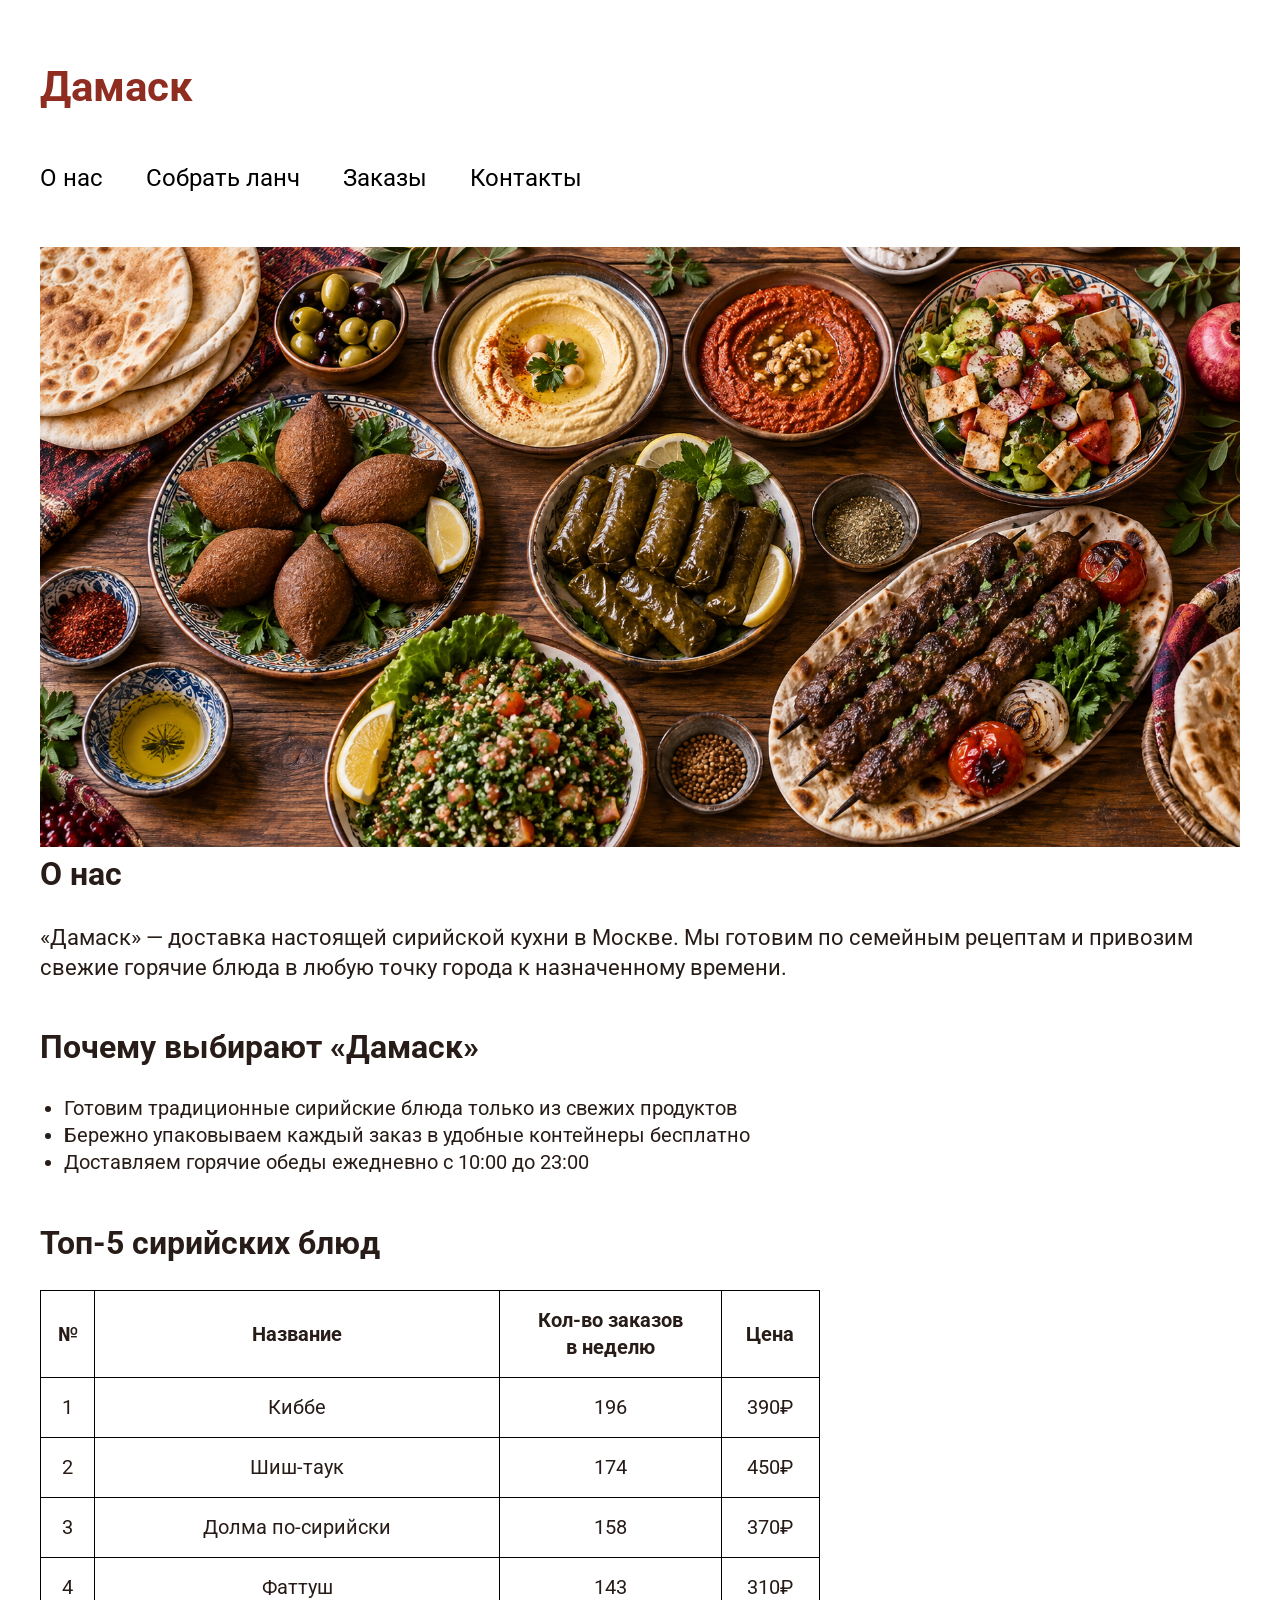
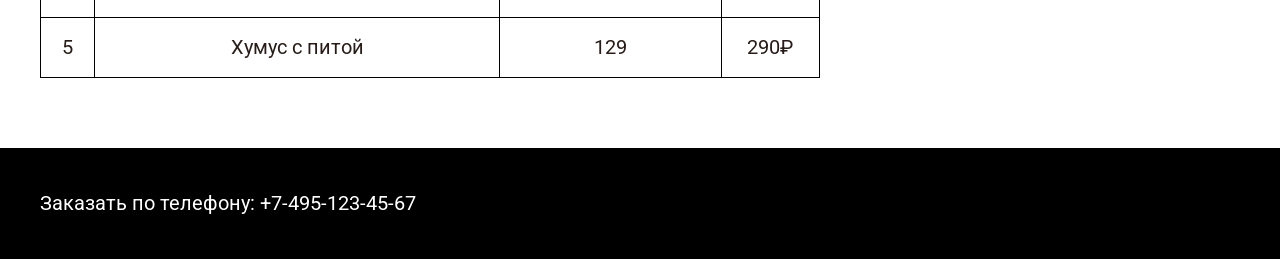
<file: index.html>
<!-- RU: Здесь указаны тип HTML-документа и язык страницы.
     AR: هنا تم تحديد نوع مستند HTML ولغة الصفحة. -->
<!DOCTYPE html>
<html lang="ru">
<!-- RU: Здесь находятся настройки страницы, подключение шрифта и CSS-файла.
     AR: هنا توجد إعدادات الصفحة وربط الخط وملف CSS. -->
<head>
    <meta charset="UTF-8">
    <meta name="viewport" content="width=device-width, initial-scale=1.0">
    <title>Дамаск — сирийская кухня</title>
    <link rel="preconnect" href="https://fonts.googleapis.com">
    <link rel="preconnect" href="https://fonts.gstatic.com" crossorigin>
    <link href="https://fonts.googleapis.com/css2?family=Roboto:wght@400;500;700&display=swap" rel="stylesheet">
    <link rel="stylesheet" href="styles/style.css">
</head>

<body>
    <!-- RU: Здесь находится шапка сайта с названием и навигацией.
         AR: هنا يوجد رأس الموقع مع الاسم وقائمة التنقل. -->
    <header class="site-header">
        <div class="container">
            <h1>Дамаск</h1>
            <!-- RU: Здесь находятся ссылки для перехода по разделам сайта.
                    AR: هنا توجد روابط للانتقال بين أقسام الموقع. -->
            <nav aria-label="Основная навигация">
                <a href="#about">О нас</a>
                <a href="collect-lunch.html">Собрать ланч</a>
                <a href="orders.html">Заказы</a>
                <a href="#contacts">Контакты</a>
            </nav>
        </div>
    </header>

    <!-- RU: Здесь находится основное содержимое страницы.
       AR: هنا يوجد المحتوى الرئيسي للصفحة. -->
    <main class="container">
        <!-- RU: Здесь находится информация о ресторане, изображение и текст.
        AR: هنا توجد معلومات عن المطعم مع صورة ونص. -->
        <section id="about" class="about">
            <img src="images/syrian-kitchen.png" alt="Традиционные блюда сирийской кухни на столе">
            <h2>О нас</h2>
            <p>
                «Дамаск» — доставка настоящей сирийской кухни в Москве. Мы готовим по семейным
                рецептам и привозим свежие горячие блюда в любую точку города к назначенному времени.
            </p>
        </section>

        <!-- RU: Здесь находится список преимуществ ресторана.
        AR: هنا توجد قائمة بمميزات المطعم. -->
        <section class="advantages">
            <h2>Почему выбирают «Дамаск»</h2>
            <ul>
                <li>Готовим традиционные сирийские блюда только из свежих продуктов</li>
                <li>Бережно упаковываем каждый заказ в удобные контейнеры бесплатно</li>
                <li>Доставляем горячие обеды ежедневно с 10:00 до 23:00</li>
            </ul>
        </section>

        <!-- RU: Здесь находится Таблица с пятью популярными сирийскими блюдами.
         AR: جدول يحتوي على خمسة أطباق سورية مشهورة. -->
        <section class="popular-dishes">
            <h2>Топ-5 сирийских блюд</h2>
            <div class="table-wrapper">
                <table>
                    <thead>
                        <tr>
                            <th scope="col">№</th>
                            <th scope="col">Название</th>
                            <th scope="col">Кол-во заказов<br>в неделю</th>
                            <th scope="col">Цена</th>
                        </tr>
                    </thead>
                    <tbody>
                        <tr>
                            <td>1</td>
                            <td>Киббе</td>
                            <td>196</td>
                            <td>390₽</td>
                        </tr>
                        <tr>
                            <td>2</td>
                            <td>Шиш-таук</td>
                            <td>174</td>
                            <td>450₽</td>
                        </tr>
                        <tr>
                            <td>3</td>
                            <td>Долма по-сирийски</td>
                            <td>158</td>
                            <td>370₽</td>
                        </tr>
                        <tr>
                            <td>4</td>
                            <td>Фаттуш</td>
                            <td>143</td>
                            <td>310₽</td>
                        </tr>
                        <tr>
                            <td>5</td>
                            <td>Хумус с питой</td>
                            <td>129</td>
                            <td>290₽</td>
                        </tr>
                    </tbody>
                </table>
            </div>
        </section>
    </main>

    <!-- RU: Здесь находится контактная информация и номер телефона.
         AR: هنا توجد معلومات التواصل ورقم الهاتف. -->
    <footer id="contacts" class="site-footer">
        <div class="container">
            <p>
                Заказать по телефону: 
                <a href="tel:+74951234567">+7-495-123-45-67</a>
            </p>
        </div>
    </footer>
</body>

</html>
</file>
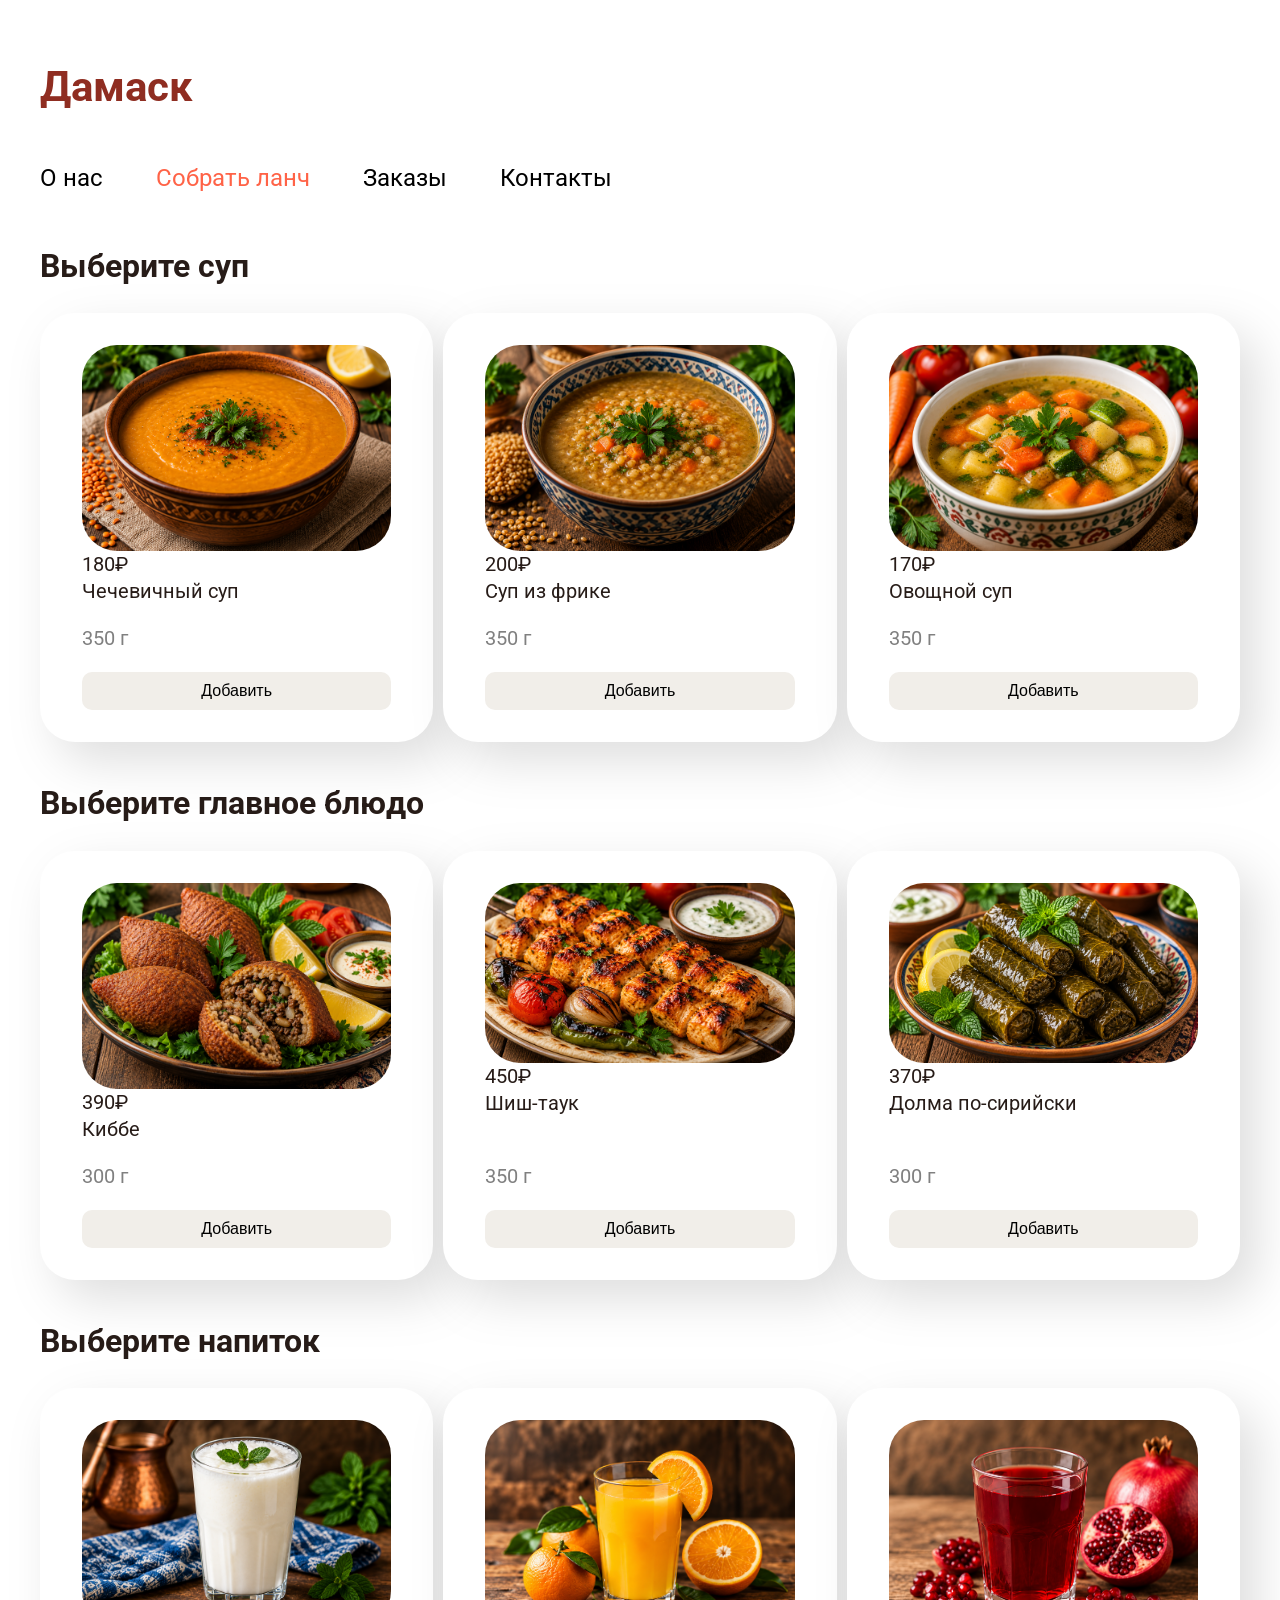
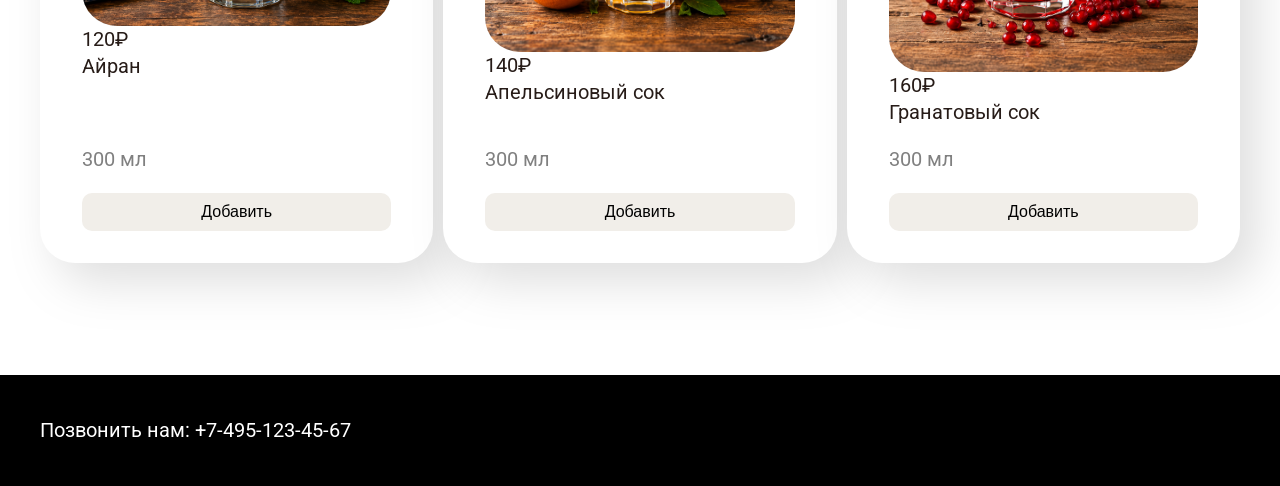
<file: LB 2/collect-lunch.html>
<!DOCTYPE html>
<html lang="ru">

<head>
    <!-- RU: Здесь указана кодировка страницы. -->
    <!-- AR: هنا تم تحديد ترميز الصفحة. -->
    <meta charset="UTF-8">

    <!-- RU: Здесь настроена адаптивность страницы для мобильных устройств. -->
    <!-- AR: هنا تم إعداد الصفحة لتكون مناسبة للموبايل والأجهزة المختلفة. -->
    <meta name="viewport" content="width=device-width, initial-scale=1.0">

    <!-- RU: Здесь указан заголовок страницы. -->
    <!-- AR: هنا يوجد عنوان الصفحة الذي يظهر في تبويب المتصفح. -->
    <title>Собрать ланч</title>

    <!-- RU: Здесь подключён Google Font Roboto. -->
    <!-- AR: هنا تم ربط خط Roboto من Google Fonts. -->
    <link rel="preconnect" href="https://fonts.googleapis.com">
    <link rel="preconnect" href="https://fonts.gstatic.com" crossorigin>
    <link href="https://fonts.googleapis.com/css2?family=Roboto:wght@400;500;700&display=swap" rel="stylesheet">

    <!-- RU: Здесь подключены основной и дополнительный CSS-файлы. -->
    <!-- AR: هنا تم ربط ملف التنسيق الأساسي وملف CSS الخاص بصفحة اللانش. -->
    <link rel="stylesheet" href="styles/style.css">
    <link rel="stylesheet" href="styles/lunch.css">
</head>

<body>

    <!-- RU: Здесь находится шапка сайта с названием и навигацией. -->
    <!-- AR: هنا يوجد رأس الصفحة الذي يحتوي على اسم الموقع وقائمة التنقل. -->
    <header class="site-header">
        <div class="container">

            <!-- RU: Главный заголовок сайта. -->
            <!-- AR: العنوان الرئيسي للموقع. -->
            <h1>Дамаск</h1>

            <!-- RU: Навигационное меню сайта. -->
            <!-- AR: قائمة التنقل بين صفحات الموقع. -->
            <nav aria-label="Основная навигация">
                <a href="index.html">О нас</a>
                <a href="collect-lunch.html" id="active">Собрать ланч</a>
                <a href="#">Заказы</a>
                <a href="#contacts">Контакты</a>
            </nav>

        </div>
    </header>

    <!-- RU: Здесь находится основное содержимое страницы. -->
    <!-- AR: هنا يوجد المحتوى الرئيسي للصفحة. -->
    <main class="container">

    <!-- RU: Блок с супами. -->
    <!-- AR: قسم الشوربات. -->

<section>

    <h2>Выберите суп</h2>

    <div class="dishes-grid">

        <div class="dish-card">
            <img src="images/soup1.png" alt="Чечевичный суп">
            <p class="price">180₽</p>
            <p class="dish-name">Чечевичный суп</p>
            <p class="weight">350 г</p>
            <button>Добавить</button>
        </div>

        <div class="dish-card">
            <img src="images/soup2.png" alt="Суп из фрике">
            <p class="price">200₽</p>
            <p class="dish-name">Суп из фрике</p>
            <p class="weight">350 г</p>
            <button>Добавить</button>
        </div>

        <div class="dish-card">
            <img src="images/soup3.png" alt="Овощной суп">
            <p class="price">170₽</p>
            <p class="dish-name">Овощной суп</p>
            <p class="weight">350 г</p>
            <button>Добавить</button>
        </div>

    </div>

</section>


<!-- RU: Блок с главными блюдами. -->
<!-- AR: قسم الأطباق الرئيسية. -->

<section>

    <h2>Выберите главное блюдо</h2>

    <div class="dishes-grid">

        <div class="dish-card">
            <img src="images/main1.png" alt="Киббе">
            <p class="price">390₽</p>
            <p class="dish-name">Киббе</p>
            <p class="weight">300 г</p>
            <button>Добавить</button>
        </div>

        <div class="dish-card">
            <img src="images/main2.png" alt="Шиш-таук">
            <p class="price">450₽</p>
            <p class="dish-name">Шиш-таук</p>
            <p class="weight">350 г</p>
            <button>Добавить</button>
        </div>

        <div class="dish-card">
            <img src="images/main3.png" alt="Долма по-сирийски">
            <p class="price">370₽</p>
            <p class="dish-name">Долма по-сирийски</p>
            <p class="weight">300 г</p>
            <button>Добавить</button>
        </div>

    </div>

</section>


<!-- RU: Блок с напитками. -->
<!-- AR: قسم المشروبات. -->

<section>

    <h2>Выберите напиток</h2>

    <div class="dishes-grid">

        <div class="dish-card">
            <img src="images/drink1.png" alt="Айран">
            <p class="price">120₽</p>
            <p class="dish-name">Айран</p>
            <p class="weight">300 мл</p>
            <button>Добавить</button>
        </div>

        <div class="dish-card">
            <img src="images/drink2.png" alt="Апельсиновый сок">
            <p class="price">140₽</p>
            <p class="dish-name">Апельсиновый сок</p>
            <p class="weight">300 мл</p>
            <button>Добавить</button>
        </div>

        <div class="dish-card">
            <img src="images/drink3.png" alt="Гранатовый сок">
            <p class="price">160₽</p>
            <p class="dish-name">Гранатовый сок</p>
            <p class="weight">300 мл</p>
            <button>Добавить</button>
        </div>

    </div>

</section>

    </main>

    <!-- RU: Здесь находится подвал сайта с контактной информацией. -->
    <!-- AR: هنا يوجد تذييل الصفحة وفيه معلومات التواصل. -->
    <footer id="contacts" class="site-footer">
        <div class="container">
        <p>
              Позвонить нам:
            <a href="tel:+74951234567">+7-495-123-45-67</a>
        </p>
        </div>
    </footer>

</body>

</html>
</file>
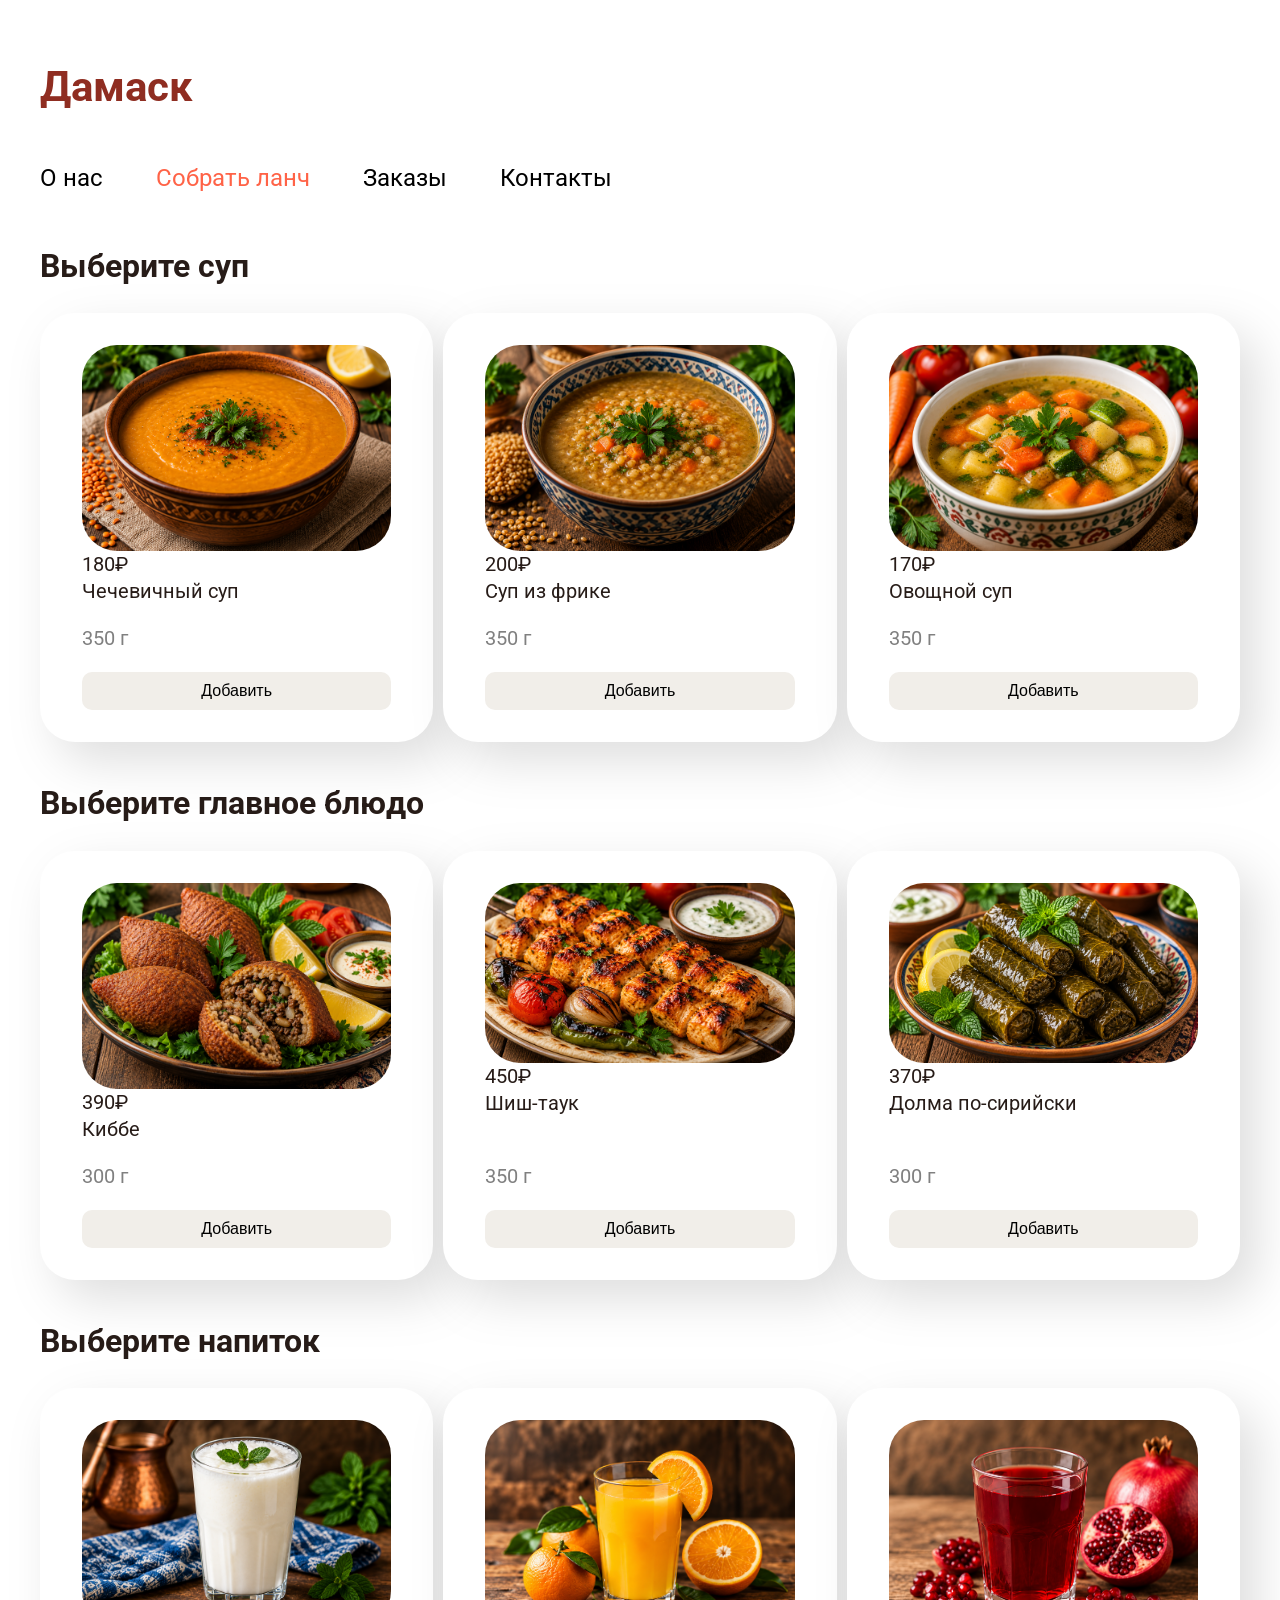
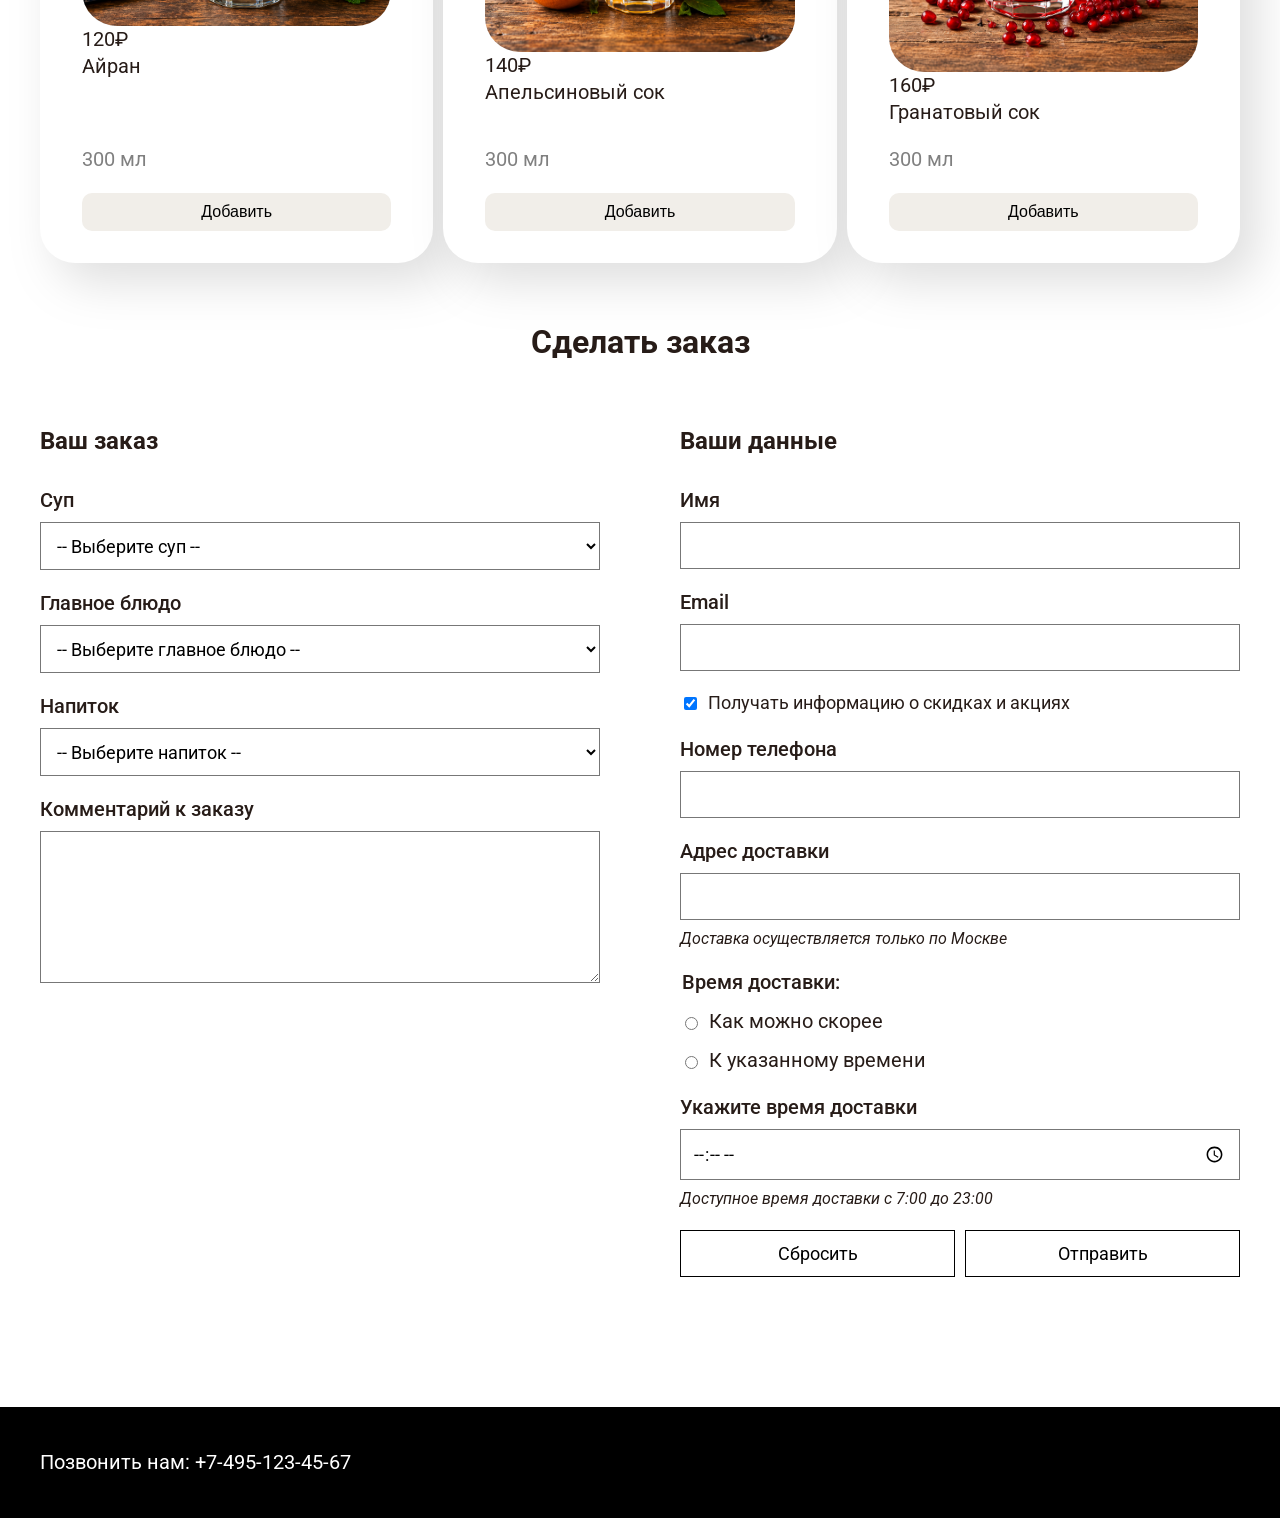
<file: LB 3/collect-lunch.html>
<!DOCTYPE html>
<html lang="ru">

<head>
    <!-- RU: Здесь указана кодировка страницы. -->
    <!-- AR: هنا تم تحديد ترميز الصفحة. -->
    <meta charset="UTF-8">

    <!-- RU: Здесь настроена адаптивность страницы для мобильных устройств. -->
    <!-- AR: هنا تم إعداد الصفحة لتكون مناسبة للموبايل والأجهزة المختلفة. -->
    <meta name="viewport" content="width=device-width, initial-scale=1.0">

    <!-- RU: Здесь указан заголовок страницы. -->
    <!-- AR: هنا يوجد عنوان الصفحة الذي يظهر في تبويب المتصفح. -->
    <title>Собрать ланч</title>

    <!-- RU: Здесь подключён Google Font Roboto. -->
    <!-- AR: هنا تم ربط خط Roboto من Google Fonts. -->
    <link rel="preconnect" href="https://fonts.googleapis.com">
    <link rel="preconnect" href="https://fonts.gstatic.com" crossorigin>
    <link href="https://fonts.googleapis.com/css2?family=Roboto:wght@400;500;700&display=swap" rel="stylesheet">

    <!-- RU: Здесь подключены основной и дополнительные CSS-файлы. -->
    <!-- AR: هنا تم ربط ملفات CSS الأساسية وملف التنسيق الخاص بالفورم. -->
    <link rel="stylesheet" href="styles/style.css">
    <link rel="stylesheet" href="styles/lunch.css">
    <link rel="stylesheet" href="styles/form.css">
</head>

<body>

    <!-- RU: Здесь находится шапка сайта с названием и навигацией. -->
    <!-- AR: هنا يوجد رأس الصفحة الذي يحتوي على اسم الموقع وقائمة التنقل. -->
    <header class="site-header">
        <div class="container">

            <!-- RU: Главный заголовок сайта. -->
            <!-- AR: العنوان الرئيسي للموقع. -->
            <h1>Дамаск</h1>

            <!-- RU: Навигационное меню сайта. -->
            <!-- AR: قائمة التنقل بين صفحات الموقع. -->
            <nav aria-label="Основная навигация">
                <a href="index.html">О нас</a>
                <a href="collect-lunch.html" id="active">Собрать ланч</a>
                <a href="#">Заказы</a>
                <a href="#contacts">Контакты</a>
            </nav>

        </div>
    </header>

    <!-- RU: Здесь находится основное содержимое страницы. -->
    <!-- AR: هنا يوجد المحتوى الرئيسي للصفحة. -->
    <main class="container">

        <!-- RU: Блок с супами. -->
        <!-- AR: قسم الشوربات. -->
        <section>

            <h2>Выберите суп</h2>

            <div class="dishes-grid">

                <div class="dish-card">
                    <img src="images/soup1.png" alt="Чечевичный суп">
                    <p class="price">180₽</p>
                    <p class="dish-name">Чечевичный суп</p>
                    <p class="weight">350 г</p>
                    <button type="button">Добавить</button>
                </div>

                <div class="dish-card">
                    <img src="images/soup2.png" alt="Суп из фрике">
                    <p class="price">200₽</p>
                    <p class="dish-name">Суп из фрике</p>
                    <p class="weight">350 г</p>
                    <button type="button">Добавить</button>
                </div>

                <div class="dish-card">
                    <img src="images/soup3.png" alt="Овощной суп">
                    <p class="price">170₽</p>
                    <p class="dish-name">Овощной суп</p>
                    <p class="weight">350 г</p>
                    <button type="button">Добавить</button>
                </div>

            </div>

        </section>


        <!-- RU: Блок с главными блюдами. -->
        <!-- AR: قسم الأطباق الرئيسية. -->
        <section>

            <h2>Выберите главное блюдо</h2>

            <div class="dishes-grid">

                <div class="dish-card">
                    <img src="images/main1.png" alt="Киббе">
                    <p class="price">390₽</p>
                    <p class="dish-name">Киббе</p>
                    <p class="weight">300 г</p>
                    <button type="button">Добавить</button>
                </div>

                <div class="dish-card">
                    <img src="images/main2.png" alt="Шиш-таук">
                    <p class="price">450₽</p>
                    <p class="dish-name">Шиш-таук</p>
                    <p class="weight">350 г</p>
                    <button type="button">Добавить</button>
                </div>

                <div class="dish-card">
                    <img src="images/main3.png" alt="Долма по-сирийски">
                    <p class="price">370₽</p>
                    <p class="dish-name">Долма по-сирийски</p>
                    <p class="weight">300 г</p>
                    <button type="button">Добавить</button>
                </div>

            </div>

        </section>


        <!-- RU: Блок с напитками. -->
        <!-- AR: قسم المشروبات. -->
        <section>

            <h2>Выберите напиток</h2>

            <div class="dishes-grid">

                <div class="dish-card">
                    <img src="images/drink1.png" alt="Айран">
                    <p class="price">120₽</p>
                    <p class="dish-name">Айран</p>
                    <p class="weight">300 мл</p>
                    <button type="button">Добавить</button>
                </div>

                <div class="dish-card">
                    <img src="images/drink2.png" alt="Апельсиновый сок">
                    <p class="price">140₽</p>
                    <p class="dish-name">Апельсиновый сок</p>
                    <p class="weight">300 мл</p>
                    <button type="button">Добавить</button>
                </div>

                <div class="dish-card">
                    <img src="images/drink3.png" alt="Гранатовый сок">
                    <p class="price">160₽</p>
                    <p class="dish-name">Гранатовый сок</p>
                    <p class="weight">300 мл</p>
                    <button type="button">Добавить</button>
                </div>

            </div>

        </section>


        <!-- RU: Здесь находится форма оформления заказа. -->
        <!-- AR: هنا يوجد نموذج إنشاء الطلب. -->
        <section class="order-section">

            <h2 class="order-title">Сделать заказ</h2>

            <!-- RU: Форма отправляет данные методом POST на httpbin.org. -->
            <!-- AR: النموذج يرسل البيانات بطريقة POST إلى موقع httpbin.org. -->
            <form action="https://httpbin.org/post" method="post" class="order-form">


                <!-- RU: Левая часть формы с выбранными блюдами. -->
                <!-- AR: القسم الأيسر من النموذج لاختيار الأطعمة. -->
                <div class="form-column">

                    <h3>Ваш заказ</h3>


                    <!-- RU: Выбор супа. -->
                    <!-- AR: اختيار الشوربة. -->
                    <div class="form-group">
                        <label for="soup">Суп</label>

                        <select id="soup" name="soup" required>
                            <option value="">-- Выберите суп --</option>
                            <option value="lentil-soup">Чечевичный суп</option>
                            <option value="freekeh-soup">Суп из фрике</option>
                            <option value="vegetable-soup">Овощной суп</option>
                        </select>
                    </div>


                    <!-- RU: Выбор главного блюда. -->
                    <!-- AR: اختيار الطبق الرئيسي. -->
                    <div class="form-group">
                        <label for="main-dish">Главное блюдо</label>

                        <select id="main-dish" name="main-dish" required>
                            <option value="">-- Выберите главное блюдо --</option>
                            <option value="kibbeh">Киббе</option>
                            <option value="shish-tawook">Шиш-таук</option>
                            <option value="syrian-dolma">Долма по-сирийски</option>
                        </select>
                    </div>


                    <!-- RU: Выбор напитка. -->
                    <!-- AR: اختيار المشروب. -->
                    <div class="form-group">
                        <label for="drink">Напиток</label>

                        <select id="drink" name="drink" required>
                            <option value="">-- Выберите напиток --</option>
                            <option value="ayran">Айран</option>
                            <option value="orange-juice">Апельсиновый сок</option>
                            <option value="pomegranate-juice">Гранатовый сок</option>
                        </select>
                    </div>


                    <!-- RU: Поле для комментария к заказу. -->
                    <!-- AR: حقل لكتابة تعليق أو ملاحظة على الطلب. -->
                    <div class="form-group">
                        <label for="comment">Комментарий к заказу</label>
                        <textarea id="comment" name="comment" rows="6"></textarea>
                    </div>

                </div>


                <!-- RU: Правая часть формы с данными клиента. -->
                <!-- AR: القسم الأيمن من النموذج لمعلومات الزبون. -->
                <div class="form-column">

                    <h3>Ваши данные</h3>


                    <!-- RU: Поле для ввода имени клиента. -->
                    <!-- AR: حقل إدخال اسم الزبون. -->
                    <div class="form-group">
                        <label for="name">Имя</label>
                        <input type="text" id="name" name="name" required>
                    </div>


                    <!-- RU: Поле для ввода электронной почты. -->
                    <!-- AR: حقل إدخال البريد الإلكتروني. -->
                    <div class="form-group">
                        <label for="email">Email</label>
                        <input type="email" id="email" name="email" required>
                    </div>


                    <!-- RU: Чекбокс подписки на скидки и акции. -->
                    <!-- AR: مربع اختيار للاشتراك بالعروض والحسومات. -->
                    <div class="checkbox-group">
                        <input
                            type="checkbox"
                            id="subscribe"
                            name="subscribe"
                            value="yes"
                            checked>

                        <label for="subscribe">
                            Получать информацию о скидках и акциях
                        </label>
                    </div>


                    <!-- RU: Поле для ввода номера телефона. -->
                    <!-- AR: حقل إدخال رقم الهاتف. -->
                    <div class="form-group">
                        <label for="phone">Номер телефона</label>
                        <input type="tel" id="phone" name="phone" required>
                    </div>


                    <!-- RU: Поле для ввода адреса доставки. -->
                    <!-- AR: حقل إدخال عنوان التوصيل. -->
                    <div class="form-group">
                        <label for="address">Адрес доставки</label>
                        <input type="text" id="address" name="address" required>

                        <p class="form-hint">
                            Доставка осуществляется только по Москве
                        </p>
                    </div>


                    <!-- RU: Выбор времени доставки с помощью radio-кнопок. -->
                    <!-- AR: اختيار طريقة وقت التوصيل باستخدام أزرار radio. -->
                    <fieldset class="delivery-fieldset">

                        <legend>Время доставки:</legend>

                        <div class="radio-group">
                            <input
                                type="radio"
                                id="asap"
                                name="delivery-option"
                                value="as-soon-as-possible"
                                required>

                            <label for="asap">
                                Как можно скорее
                            </label>
                        </div>

                        <div class="radio-group">
                            <input
                                type="radio"
                                id="specific-time"
                                name="delivery-option"
                                value="specific-time">

                            <label for="specific-time">
                                К указанному времени
                            </label>
                        </div>

                    </fieldset>


                    <!-- RU: Поле для выбора точного времени доставки. -->
                    <!-- AR: حقل لتحديد وقت التوصيل بشكل دقيق. -->
                    <div class="form-group">
                        <label for="delivery-time">
                            Укажите время доставки
                        </label>

                        <input
                            type="time"
                            id="delivery-time"
                            name="delivery-time"
                            min="07:00"
                            max="23:00"
                            step="300">

                        <p class="form-hint">
                            Доступное время доставки с 7:00 до 23:00
                        </p>
                    </div>


                    <!-- RU: Кнопки очистки и отправки формы. -->
                    <!-- AR: أزرار مسح النموذج وإرساله. -->
                    <div class="form-buttons">

                        <button type="reset">
                            Сбросить
                        </button>

                        <button type="submit">
                            Отправить
                        </button>

                    </div>

                </div>

            </form>

        </section>

    </main>

    <!-- RU: Здесь находится подвал сайта с контактной информацией. -->
    <!-- AR: هنا يوجد تذييل الصفحة وفيه معلومات التواصل. -->
    <footer id="contacts" class="site-footer">
        <div class="container">
           <p>
              Позвонить нам:
              <a href="tel:+74951234567">+7-495-123-45-67</a>
            </p>
        </div>
    </footer>

</body>

</html>
</file>
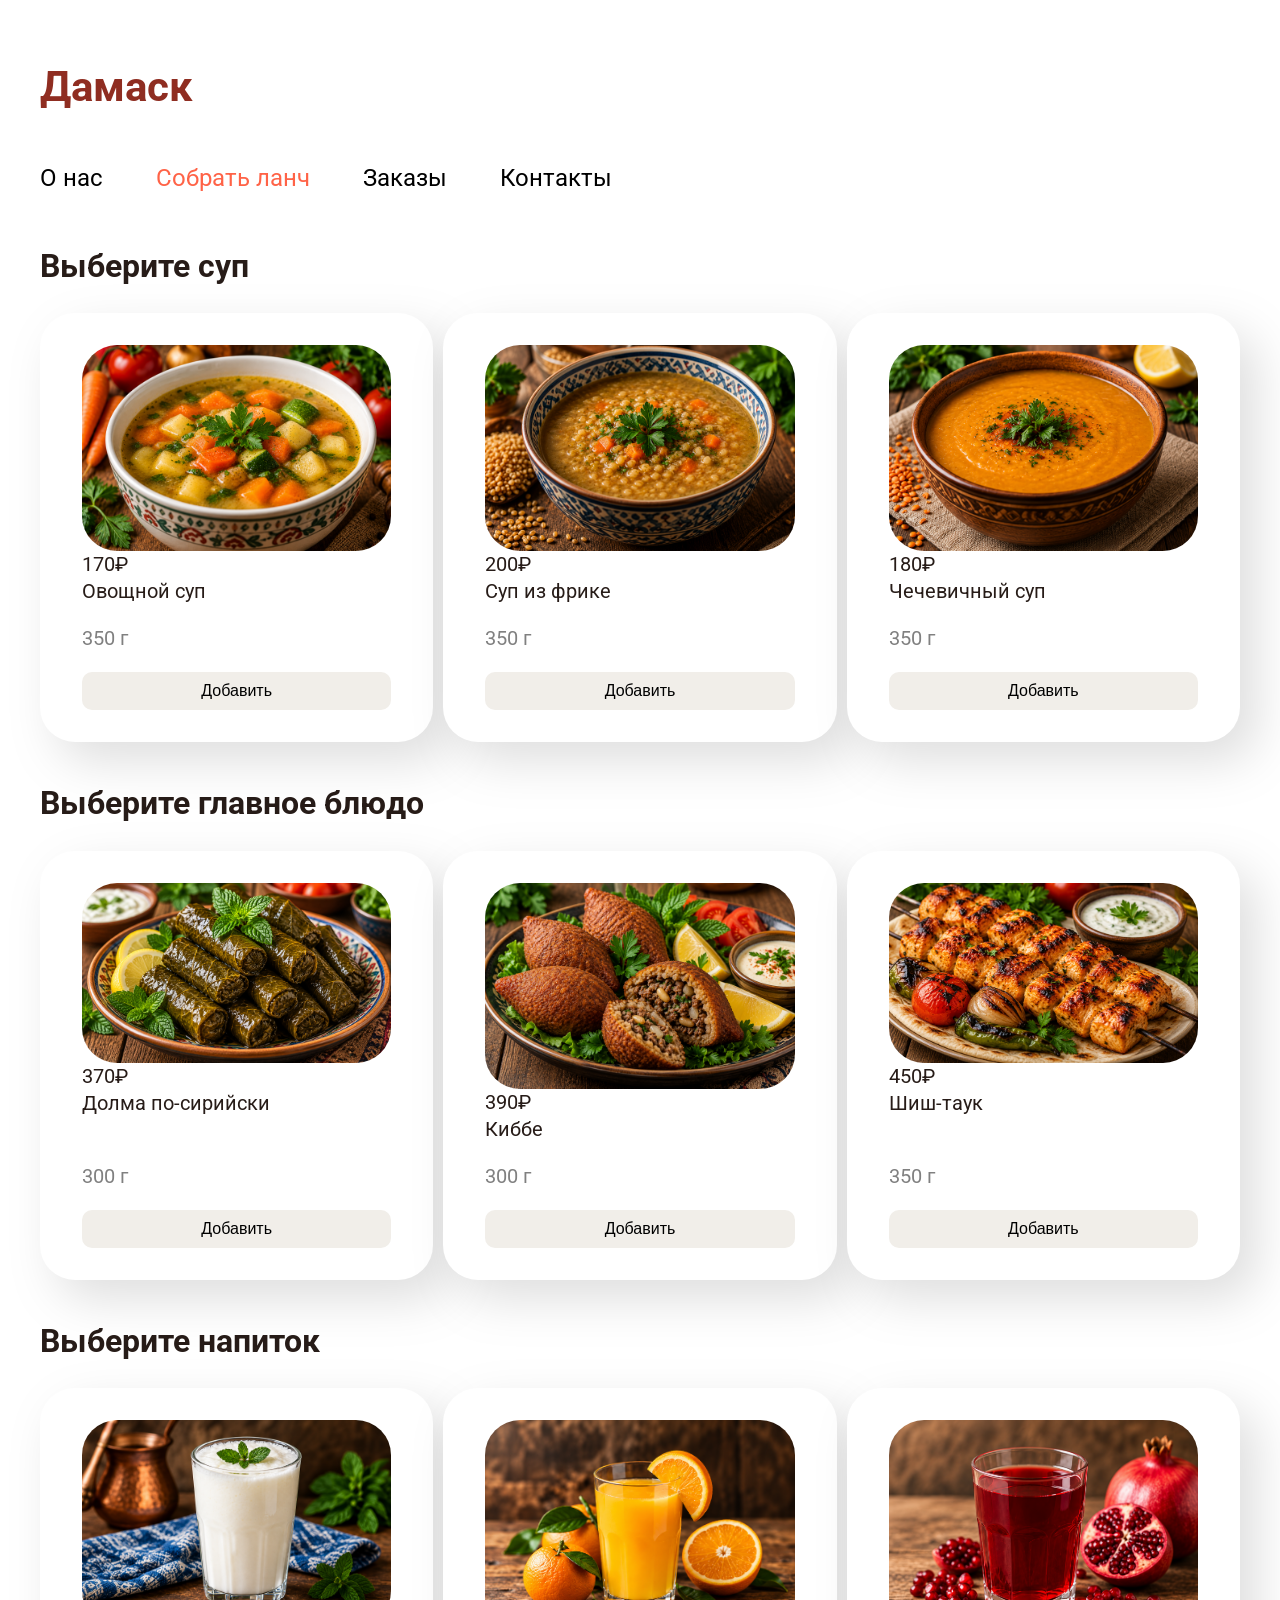
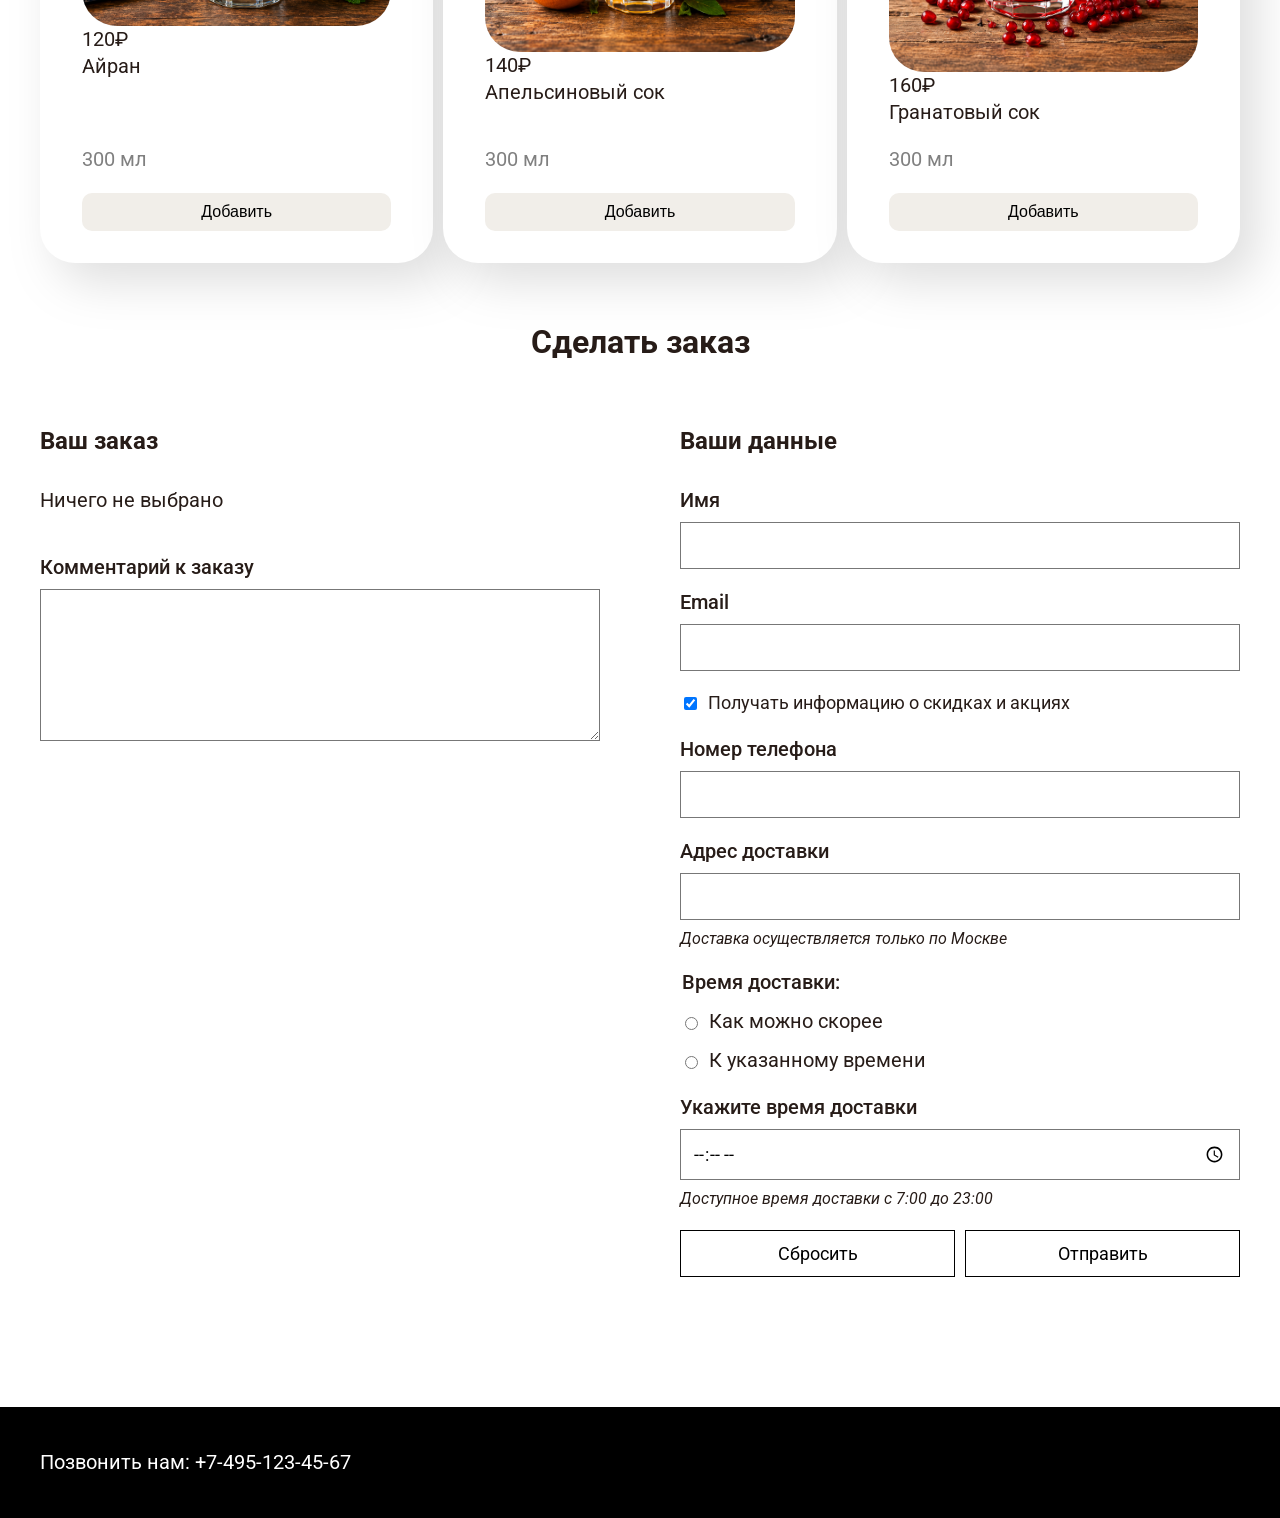
<file: LB 4/collect-lunch.html>
<!DOCTYPE html>
<html lang="ru">

<head>
    <!-- RU: Здесь указана кодировка страницы. -->
    <!-- AR: هنا تم تحديد ترميز الصفحة. -->
    <meta charset="UTF-8">

    <!-- RU: Здесь настроена адаптивность страницы для мобильных устройств. -->
    <!-- AR: هنا تم إعداد الصفحة لتكون مناسبة للموبايل والأجهزة المختلفة. -->
    <meta name="viewport" content="width=device-width, initial-scale=1.0">

    <!-- RU: Здесь указан заголовок страницы. -->
    <!-- AR: هنا يوجد عنوان الصفحة الذي يظهر في تبويب المتصفح. -->
    <title>Собрать ланч</title>

    <!-- RU: Здесь подключён Google Font Roboto. -->
    <!-- AR: هنا تم ربط خط Roboto من Google Fonts. -->
    <link rel="preconnect" href="https://fonts.googleapis.com">
    <link rel="preconnect" href="https://fonts.gstatic.com" crossorigin>
    <link href="https://fonts.googleapis.com/css2?family=Roboto:wght@400;500;700&display=swap" rel="stylesheet">

    <!-- RU: Здесь подключены основной и дополнительные CSS-файлы. -->
    <!-- AR: هنا تم ربط ملفات CSS الأساسية وملف التنسيق الخاص بالفورم. -->
    <link rel="stylesheet" href="styles/style.css">
    <link rel="stylesheet" href="styles/lunch.css">
    <link rel="stylesheet" href="styles/form.css">
</head>

<body>

    <!-- RU: Здесь находится шапка сайта с названием и навигацией. -->
    <!-- AR: هنا يوجد رأس الصفحة الذي يحتوي على اسم الموقع وقائمة التنقل. -->
    <header class="site-header">
        <div class="container">

            <!-- RU: Главный заголовок сайта. -->
            <!-- AR: العنوان الرئيسي للموقع. -->
            <h1>Дамаск</h1>

            <!-- RU: Навигационное меню сайта. -->
            <!-- AR: قائمة التنقل بين صفحات الموقع. -->
            <nav aria-label="Основная навигация">
                <a href="index.html">О нас</a>
                <a href="collect-lunch.html" id="active">Собрать ланч</a>
                <a href="#">Заказы</a>
                <a href="#contacts">Контакты</a>
            </nav>

        </div>
    </header>

    <!-- RU: Здесь находится основное содержимое страницы. -->
    <!-- AR: هنا يوجد المحتوى الرئيسي للصفحة. -->
    <main class="container">

        <!-- RU: Блок с супами. -->
        <!-- AR: قسم الشوربات. -->
        <section>

            <h2>Выберите суп</h2>

    <!-- RU: Здесь JavaScript добавит карточки супов. -->
    <!-- AR: هنا سيضيف JavaScript بطاقات الشوربات. -->
     <div class="dishes-grid" id="soup-grid"></div>

        </section>


        <!-- RU: Блок с главными блюдами. -->
        <!-- AR: قسم الأطباق الرئيسية. -->
        <section>

            <h2>Выберите главное блюдо</h2>

        <!-- RU: Здесь JavaScript добавит карточки главных блюд. -->
        <!-- AR: هنا سيضيف JavaScript بطاقات الأطباق الرئيسية. -->
         <div class="dishes-grid" id="main-dish-grid"></div>

        </section>


        <!-- RU: Блок с напитками. -->
        <!-- AR: قسم المشروبات. -->
        <section>

            <h2>Выберите напиток</h2>

        <!-- RU: Здесь JavaScript добавит карточки напитков. -->
        <!-- AR: هنا سيضيف JavaScript بطاقات المشروبات. -->
         <div class="dishes-grid" id="drink-grid"></div>

        </section>


        <!-- RU: Здесь находится форма оформления заказа. -->
        <!-- AR: هنا يوجد نموذج إنشاء الطلب. -->
        <section class="order-section">

            <h2 class="order-title">Сделать заказ</h2>

            <!-- RU: Форма отправляет данные методом POST на httpbin.org. -->
            <!-- AR: النموذج يرسل البيانات بطريقة POST إلى موقع httpbin.org. -->
            <form action="https://httpbin.org/post" method="post" class="order-form">


                <!-- RU: Левая часть формы с выбранными блюдами. -->
                <!-- AR: القسم الأيسر من النموذج لاختيار الأطعمة. -->
                <div class="form-column">

                    <h3>Ваш заказ</h3>

                <!-- RU: Здесь JavaScript будет показывать выбранные блюда. -->
                <!-- AR: هنا سيعرض JavaScript الأطباق التي اختارها المستخدم. -->
                 <div id="selected-dishes">

                <!-- RU: Если блюда ещё не выбраны, показывается это сообщение. -->
                 <!-- AR: إذا لم يتم اختيار أي طبق بعد، تظهر هذه الرسالة. -->
                 <p id="nothing-selected">Ничего не выбрано</p>

                </div>
                   

                    <!-- RU: Поле для комментария к заказу. -->
                    <!-- AR: حقل لكتابة تعليق أو ملاحظة على الطلب. -->
                    <div class="form-group">
                        <label for="comment">Комментарий к заказу</label>
                        <textarea id="comment" name="comment" rows="6"></textarea>
                    </div>

                </div>


                <!-- RU: Правая часть формы с данными клиента. -->
                <!-- AR: القسم الأيمن من النموذج لمعلومات الزبون. -->
                <div class="form-column">

                    <h3>Ваши данные</h3>


                    <!-- RU: Поле для ввода имени клиента. -->
                    <!-- AR: حقل إدخال اسم الزبون. -->
                    <div class="form-group">
                        <label for="name">Имя</label>
                        <input type="text" id="name" name="name" required>
                    </div>


                    <!-- RU: Поле для ввода электронной почты. -->
                    <!-- AR: حقل إدخال البريد الإلكتروني. -->
                    <div class="form-group">
                        <label for="email">Email</label>
                        <input type="email" id="email" name="email" required>
                    </div>


                    <!-- RU: Чекбокс подписки на скидки и акции. -->
                    <!-- AR: مربع اختيار للاشتراك بالعروض والحسومات. -->
                    <div class="checkbox-group">
                        <input
                            type="checkbox"
                            id="subscribe"
                            name="subscribe"
                            value="yes"
                            checked>

                        <label for="subscribe">
                            Получать информацию о скидках и акциях
                        </label>
                    </div>


                    <!-- RU: Поле для ввода номера телефона. -->
                    <!-- AR: حقل إدخال رقم الهاتف. -->
                    <div class="form-group">
                        <label for="phone">Номер телефона</label>
                        <input type="tel" id="phone" name="phone" required>
                    </div>


                    <!-- RU: Поле для ввода адреса доставки. -->
                    <!-- AR: حقل إدخال عنوان التوصيل. -->
                    <div class="form-group">
                        <label for="address">Адрес доставки</label>
                        <input type="text" id="address" name="address" required>

                        <p class="form-hint">
                            Доставка осуществляется только по Москве
                        </p>
                    </div>


                    <!-- RU: Выбор времени доставки с помощью radio-кнопок. -->
                    <!-- AR: اختيار طريقة وقت التوصيل باستخدام أزرار radio. -->
                    <fieldset class="delivery-fieldset">

                        <legend>Время доставки:</legend>

                        <div class="radio-group">
                            <input
                                type="radio"
                                id="asap"
                                name="delivery-option"
                                value="as-soon-as-possible"
                                required>

                            <label for="asap">
                                Как можно скорее
                            </label>
                        </div>

                        <div class="radio-group">
                            <input
                                type="radio"
                                id="specific-time"
                                name="delivery-option"
                                value="specific-time">

                            <label for="specific-time">
                                К указанному времени
                            </label>
                        </div>

                    </fieldset>


                    <!-- RU: Поле для выбора точного времени доставки. -->
                    <!-- AR: حقل لتحديد وقت التوصيل بشكل دقيق. -->
                    <div class="form-group">
                        <label for="delivery-time">
                            Укажите время доставки
                        </label>

                        <input
                            type="time"
                            id="delivery-time"
                            name="delivery-time"
                            min="07:00"
                            max="23:00"
                            step="300">

                        <p class="form-hint">
                            Доступное время доставки с 7:00 до 23:00
                        </p>
                    </div>


                    <!-- RU: Кнопки очистки и отправки формы. -->
                    <!-- AR: أزرار مسح النموذج وإرساله. -->
                    <div class="form-buttons">

                        <button type="reset">
                            Сбросить
                        </button>

                        <button type="submit">
                            Отправить
                        </button>

                    </div>

                </div>

            </form>

        </section>

    </main>

    <!-- RU: Здесь находится подвал сайта с контактной информацией. -->
    <!-- AR: هنا يوجد تذييل الصفحة وفيه معلومات التواصل. -->
    <footer id="contacts" class="site-footer">
        <div class="container">
           <p>
              Позвонить нам:
              <a href="tel:+74951234567">+7-495-123-45-67</a>
            </p>
        </div>
    </footer>

    <!-- RU: Здесь подключён файл с массивом блюд. -->
<!-- AR: هنا تم ربط ملف مصفوفة الأطباق. -->
<script src="scripts/dishes.js"></script>

<!-- RU: Здесь подключён основной JavaScript-файл страницы. -->
<!-- AR: هنا تم ربط ملف JavaScript الرئيسي للصفحة. -->
<script src="scripts/script.js"></script>

</body>

</html>
</file>
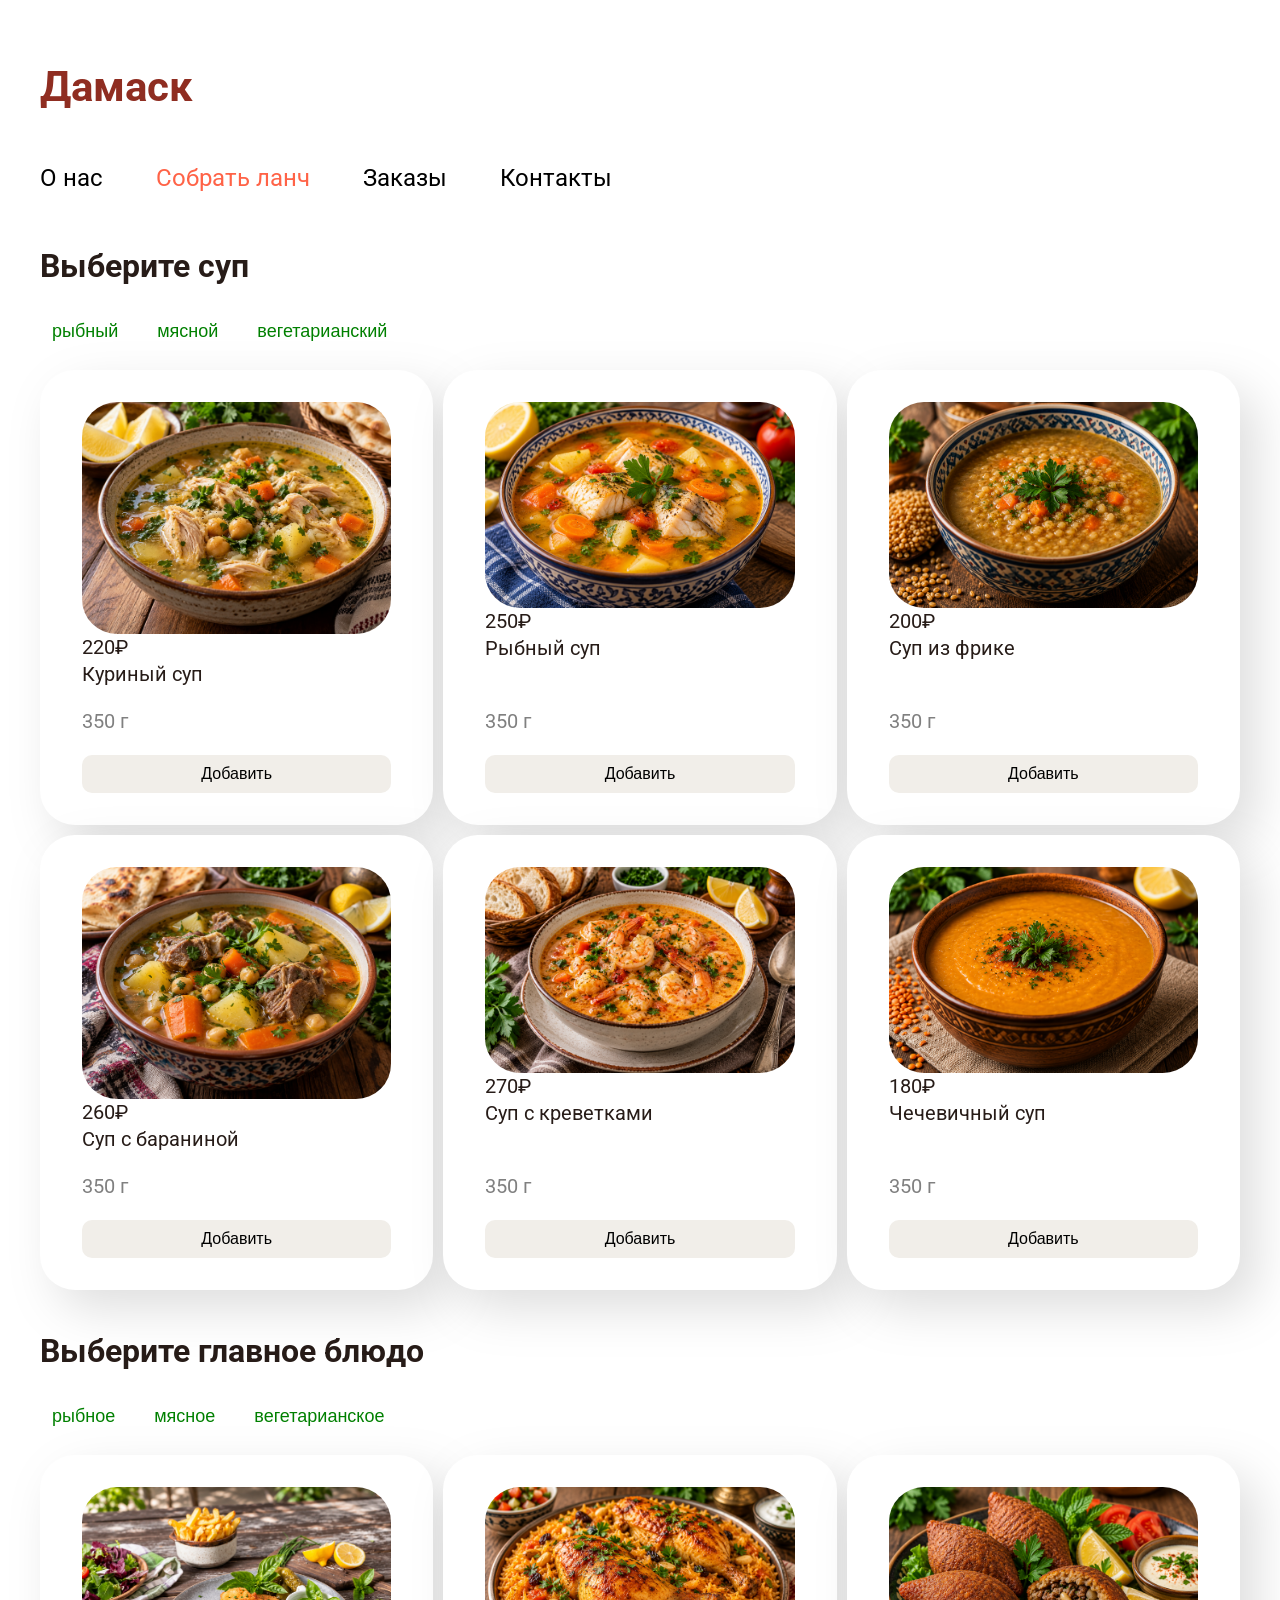
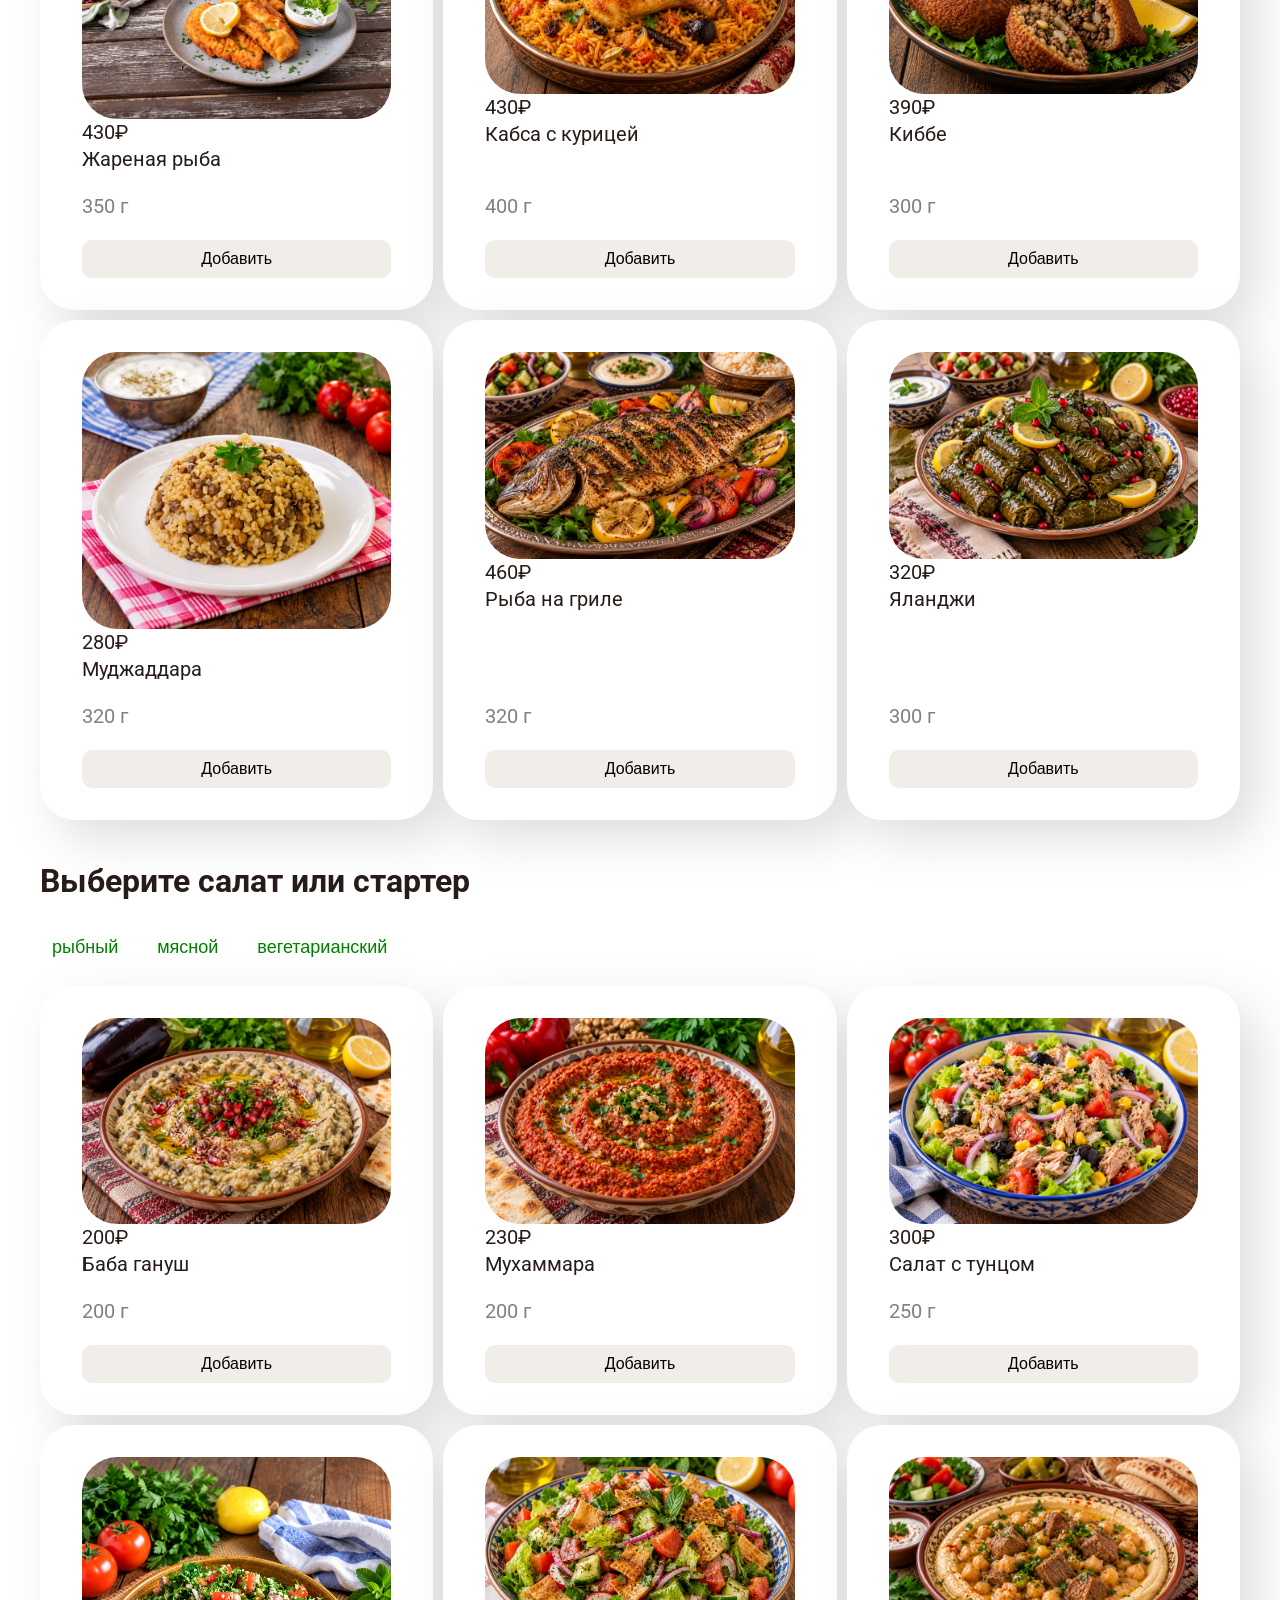
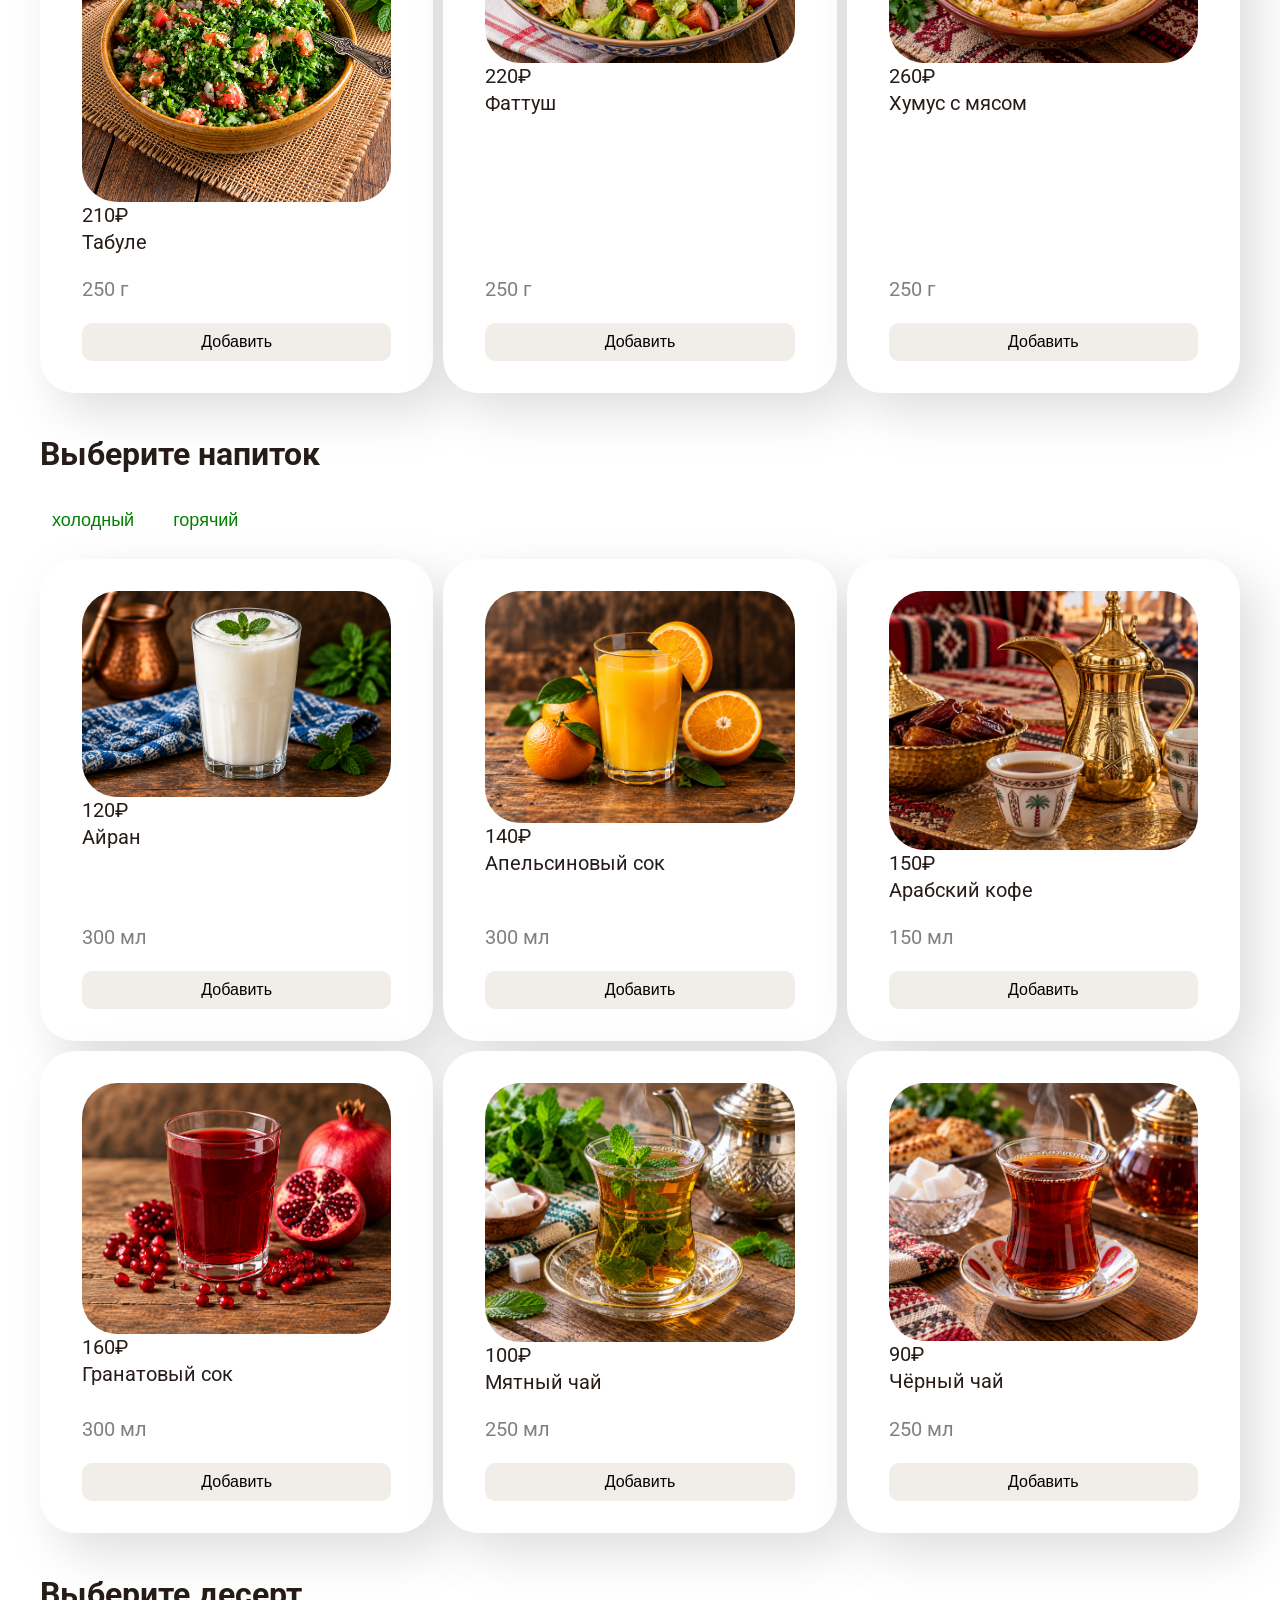
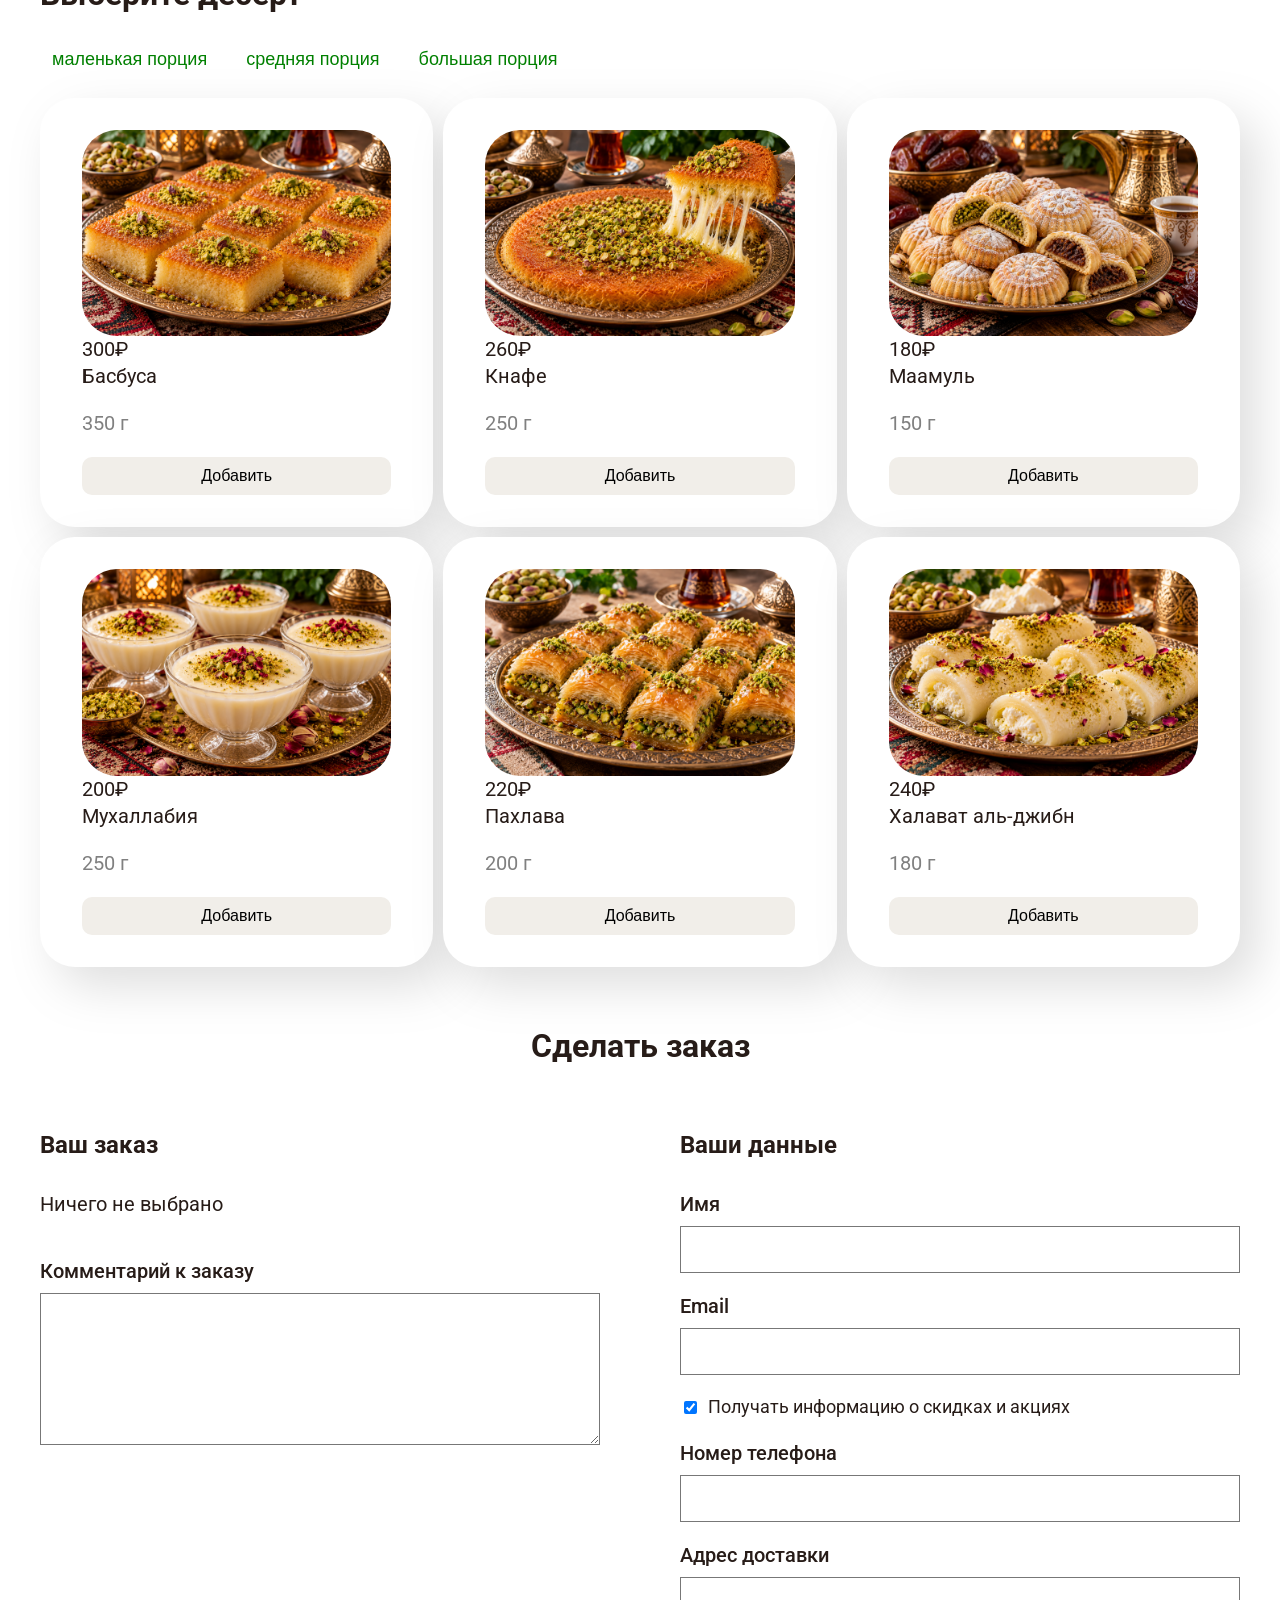
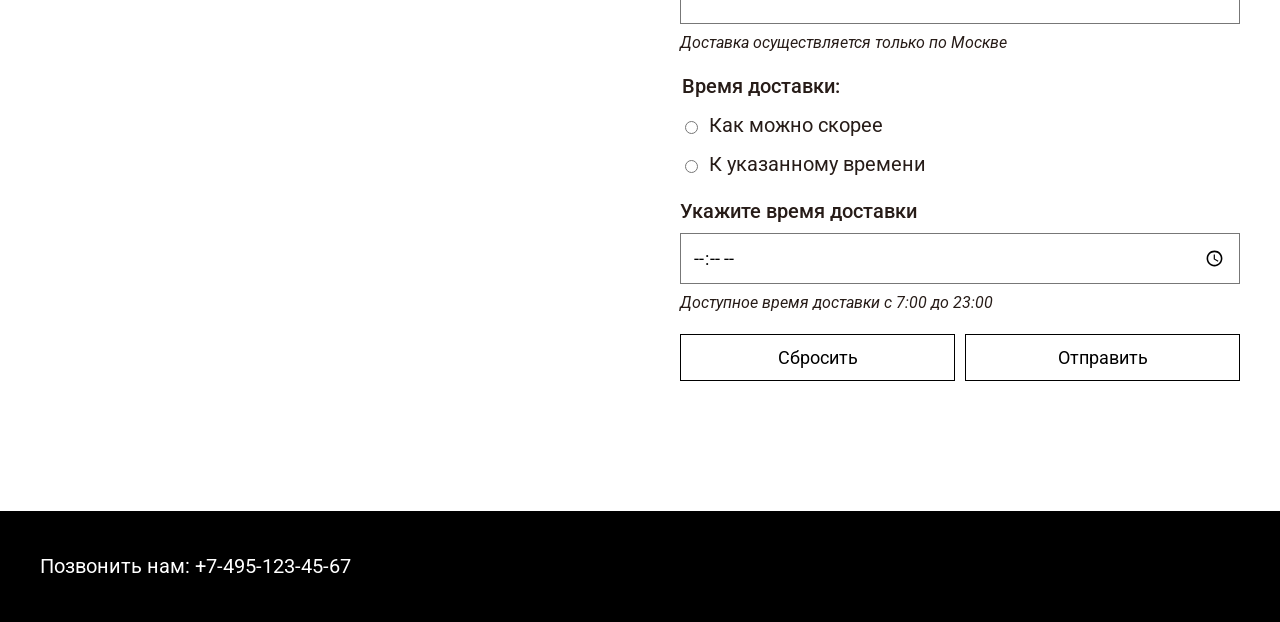
<file: LB 5/collect-lunch.html>
<!DOCTYPE html>
<html lang="ru">

<head>
    <!-- RU: Здесь указана кодировка страницы. -->
    <!-- AR: هنا تم تحديد ترميز الصفحة. -->
    <meta charset="UTF-8">

    <!-- RU: Здесь настроена адаптивность страницы для мобильных устройств. -->
    <!-- AR: هنا تم إعداد الصفحة لتكون مناسبة للموبايل والأجهزة المختلفة. -->
    <meta name="viewport" content="width=device-width, initial-scale=1.0">

    <!-- RU: Здесь указан заголовок страницы. -->
    <!-- AR: هنا يوجد عنوان الصفحة الذي يظهر في تبويب المتصفح. -->
    <title>Собрать ланч</title>

    <!-- RU: Здесь подключён Google Font Roboto. -->
    <!-- AR: هنا تم ربط خط Roboto من Google Fonts. -->
    <link rel="preconnect" href="https://fonts.googleapis.com">
    <link rel="preconnect" href="https://fonts.gstatic.com" crossorigin>
    <link href="https://fonts.googleapis.com/css2?family=Roboto:wght@400;500;700&display=swap" rel="stylesheet">

    <!-- RU: Здесь подключены основной и дополнительные CSS-файлы. -->
    <!-- AR: هنا تم ربط ملفات CSS الأساسية وملف التنسيق الخاص بالفورم. -->
    <link rel="stylesheet" href="styles/style.css">
    <link rel="stylesheet" href="styles/lunch.css">
    <link rel="stylesheet" href="styles/form.css">
</head>

<body>

    <!-- RU: Здесь находится шапка сайта с названием и навигацией. -->
    <!-- AR: هنا يوجد رأس الصفحة الذي يحتوي على اسم الموقع وقائمة التنقل. -->
    <header class="site-header">
        <div class="container">

            <!-- RU: Главный заголовок сайта. -->
            <!-- AR: العنوان الرئيسي للموقع. -->
            <h1>Дамаск</h1>

            <!-- RU: Навигационное меню сайта. -->
            <!-- AR: قائمة التنقل بين صفحات الموقع. -->
            <nav aria-label="Основная навигация">
                <a href="index.html">О нас</a>
                <a href="collect-lunch.html" id="active">Собрать ланч</a>
                <a href="#">Заказы</a>
                <a href="#contacts">Контакты</a>
            </nav>

        </div>
    </header>

    <!-- RU: Здесь находится основное содержимое страницы. -->
    <!-- AR: هنا يوجد المحتوى الرئيسي للصفحة. -->
    <main class="container">

        <!-- RU: Блок с супами. -->
        <!-- AR: قسم الشوربات. -->
        <section>

            <h2>Выберите суп</h2>

    <!-- RU: Здесь находятся фильтры для супов. -->
    <!-- AR: هنا توجد فلاتر قسم الشوربات. -->
    <div class="filters">
         <button type="button" data-kind="fish">рыбный</button>
         <button type="button" data-kind="meat">мясной</button>
         <button type="button" data-kind="veg">вегетарианский</button>
     </div> 

    <!-- RU: Здесь JavaScript добавит карточки супов. -->
    <!-- AR: هنا سيضيف JavaScript بطاقات الشوربات. -->
     <div class="dishes-grid" id="soup-grid"></div>

        </section>


        <!-- RU: Блок с главными блюдами. -->
        <!-- AR: قسم الأطباق الرئيسية. -->
        <section>

            <h2>Выберите главное блюдо</h2>

        <!-- RU: Здесь находятся фильтры для главных блюд. -->
        <!-- AR: هنا توجد فلاتر قسم الأطباق الرئيسية. -->
             <div class="filters">
             <button type="button" data-kind="fish">рыбное</button>
             <button type="button" data-kind="meat">мясное</button>
             <button type="button" data-kind="veg">вегетарианское</button>
        </div>

        <!-- RU: Здесь JavaScript добавит карточки главных блюд. -->
        <!-- AR: هنا سيضيف JavaScript بطاقات الأطباق الرئيسية. -->
         <div class="dishes-grid" id="main-dish-grid"></div>

        </section>

        <!-- RU: Блок с салатами и стартерами. -->
        <!-- AR: قسم السلطات والمقبلات. -->
        <section>

            <h2>Выберите салат или стартер</h2>

         <!-- RU: Здесь находятся фильтры для салатов и стартеров. -->
         <!-- AR: هنا توجد فلاتر قسم السلطات والمقبلات. -->
         <div class="filters">
             <button type="button" data-kind="fish">рыбный</button>
            <button type="button" data-kind="meat">мясной</button>
            <button type="button" data-kind="veg">вегетарианский</button>
        </div>

        <!-- RU: Здесь JavaScript добавит карточки салатов и стартеров. -->
        <!-- AR: هنا سيضيف JavaScript بطاقات السلطات والمقبلات. -->
        <div class="dishes-grid" id="salad-grid"></div>

        </section>

        <!-- RU: Блок с напитками. -->
        <!-- AR: قسم المشروبات. -->
        <section>

            <h2>Выберите напиток</h2>

        <!-- RU: Здесь находятся фильтры для напитков. -->
        <!-- AR: هنا توجد فلاتر قسم المشروبات. -->
        <div class="filters">
            <button type="button" data-kind="cold">холодный</button>
            <button type="button" data-kind="hot">горячий</button>
        </div>

        <!-- RU: Здесь JavaScript добавит карточки напитков. -->
        <!-- AR: هنا سيضيف JavaScript بطاقات المشروبات. -->
         <div class="dishes-grid" id="drink-grid"></div>

        </section>

        <!-- RU: Блок с десертами. -->
        <!-- AR: قسم الحلويات. -->
        <section>

             <h2>Выберите десерт</h2>

        <!-- RU: Здесь находятся фильтры для десертов. -->
        <!-- AR: هنا توجد فلاتر قسم الحلويات. -->
        <div class="filters">
             <button type="button" data-kind="small">маленькая порция</button>
             <button type="button" data-kind="medium">средняя порция</button>
            <button type="button" data-kind="large">большая порция</button>
        </div>

        <!-- RU: Здесь JavaScript добавит карточки десертов. -->
        <!-- AR: هنا سيضيف JavaScript بطاقات الحلويات. -->
            <div class="dishes-grid" id="dessert-grid"></div>

        </section>

        <!-- RU: Здесь находится форма оформления заказа. -->
        <!-- AR: هنا يوجد نموذج إنشاء الطلب. -->
        <section class="order-section">

            <h2 class="order-title">Сделать заказ</h2>

            <!-- RU: Форма отправляет данные методом POST на httpbin.org. -->
            <!-- AR: النموذج يرسل البيانات بطريقة POST إلى موقع httpbin.org. -->
            <form action="https://httpbin.org/post" method="post" class="order-form">


                <!-- RU: Левая часть формы с выбранными блюдами. -->
                <!-- AR: القسم الأيسر من النموذج لاختيار الأطعمة. -->
                <div class="form-column">

                    <h3>Ваш заказ</h3>

                <!-- RU: Здесь JavaScript будет показывать выбранные блюда. -->
                <!-- AR: هنا سيعرض JavaScript الأطباق التي اختارها المستخدم. -->
                 <div id="selected-dishes">

                <!-- RU: Если блюда ещё не выбраны, показывается это сообщение. -->
                 <!-- AR: إذا لم يتم اختيار أي طبق بعد، تظهر هذه الرسالة. -->
                 <p id="nothing-selected">Ничего не выбрано</p>

                </div>
                   

                    <!-- RU: Поле для комментария к заказу. -->
                    <!-- AR: حقل لكتابة تعليق أو ملاحظة على الطلب. -->
                    <div class="form-group">
                        <label for="comment">Комментарий к заказу</label>
                        <textarea id="comment" name="comment" rows="6"></textarea>
                    </div>

                </div>


                <!-- RU: Правая часть формы с данными клиента. -->
                <!-- AR: القسم الأيمن من النموذج لمعلومات الزبون. -->
                <div class="form-column">

                    <h3>Ваши данные</h3>


                    <!-- RU: Поле для ввода имени клиента. -->
                    <!-- AR: حقل إدخال اسم الزبون. -->
                    <div class="form-group">
                        <label for="name">Имя</label>
                        <input type="text" id="name" name="name" required>
                    </div>


                    <!-- RU: Поле для ввода электронной почты. -->
                    <!-- AR: حقل إدخال البريد الإلكتروني. -->
                    <div class="form-group">
                        <label for="email">Email</label>
                        <input type="email" id="email" name="email" required>
                    </div>


                    <!-- RU: Чекбокс подписки на скидки и акции. -->
                    <!-- AR: مربع اختيار للاشتراك بالعروض والحسومات. -->
                    <div class="checkbox-group">
                        <input
                            type="checkbox"
                            id="subscribe"
                            name="subscribe"
                            value="yes"
                            checked>

                        <label for="subscribe">
                            Получать информацию о скидках и акциях
                        </label>
                    </div>


                    <!-- RU: Поле для ввода номера телефона. -->
                    <!-- AR: حقل إدخال رقم الهاتف. -->
                    <div class="form-group">
                        <label for="phone">Номер телефона</label>
                        <input type="tel" id="phone" name="phone" required>
                    </div>


                    <!-- RU: Поле для ввода адреса доставки. -->
                    <!-- AR: حقل إدخال عنوان التوصيل. -->
                    <div class="form-group">
                        <label for="address">Адрес доставки</label>
                        <input type="text" id="address" name="address" required>

                        <p class="form-hint">
                            Доставка осуществляется только по Москве
                        </p>
                    </div>


                    <!-- RU: Выбор времени доставки с помощью radio-кнопок. -->
                    <!-- AR: اختيار طريقة وقت التوصيل باستخدام أزرار radio. -->
                    <fieldset class="delivery-fieldset">

                        <legend>Время доставки:</legend>

                        <div class="radio-group">
                            <input
                                type="radio"
                                id="asap"
                                name="delivery-option"
                                value="as-soon-as-possible"
                                required>

                            <label for="asap">
                                Как можно скорее
                            </label>
                        </div>

                        <div class="radio-group">
                            <input
                                type="radio"
                                id="specific-time"
                                name="delivery-option"
                                value="specific-time">

                            <label for="specific-time">
                                К указанному времени
                            </label>
                        </div>

                    </fieldset>


                    <!-- RU: Поле для выбора точного времени доставки. -->
                    <!-- AR: حقل لتحديد وقت التوصيل بشكل دقيق. -->
                    <div class="form-group">
                        <label for="delivery-time">
                            Укажите время доставки
                        </label>

                        <input
                            type="time"
                            id="delivery-time"
                            name="delivery-time"
                            min="07:00"
                            max="23:00"
                            step="300">

                        <p class="form-hint">
                            Доступное время доставки с 7:00 до 23:00
                        </p>
                    </div>


                    <!-- RU: Кнопки очистки и отправки формы. -->
                    <!-- AR: أزرار مسح النموذج وإرساله. -->
                    <div class="form-buttons">

                        <button type="reset">
                            Сбросить
                        </button>

                        <button type="submit">
                            Отправить
                        </button>

                    </div>

                </div>

            </form>

        </section>

    </main>

    <!-- RU: Здесь находится подвал сайта с контактной информацией. -->
    <!-- AR: هنا يوجد تذييل الصفحة وفيه معلومات التواصل. -->
    <footer id="contacts" class="site-footer">
        <div class="container">
           <p>
              Позвонить нам:
              <a href="tel:+74951234567">+7-495-123-45-67</a>
            </p>
        </div>
    </footer>

    <!-- RU: Здесь подключён файл с массивом блюд. -->
<!-- AR: هنا تم ربط ملف مصفوفة الأطباق. -->
<script src="scripts/dishes.js"></script>

<!-- RU: Здесь подключён основной JavaScript-файл страницы. -->
<!-- AR: هنا تم ربط ملف JavaScript الرئيسي للصفحة. -->
<script src="scripts/script.js"></script>

</body>

</html>
</file>
<file: styles/style.css>
/* RU: Здесь я применила box-sizing ко всем элементам.
   AR: هنا طبّقت box-sizing على جميع العناصر. */
* {
    box-sizing: border-box;
}

/* RU: Здесь я добавила плавную прокрутку к разделам страницы.
   AR:  هنا أضفت انتقالًا سلسًا إلى أقسام الصفحة. */
html {
    scroll-behavior: smooth;
}

/* RU: Здесь я настроила шрифт, размер и цвет текста страницы.
   AR: هنا نسّقت نوع الخط وحجمه ولون نص الصفحة. */
body {
    margin: 0;
    color: #271c18;
    font-family: "Roboto", Arial, sans-serif;
    font-size: 20px;
    font-weight: 400;
    line-height: 1.35;
}

/* RU: Этот контейнер ограничивает ширину и ставит содержимое по центру.
   AR: هذه الحاوية تحدد عرض المحتوى وتضعه في منتصف الصفحة.  */
.container {
    width: min(100% - 80px, 1200px);
    margin: 0 auto;
}

/* RU:  Здесь я добавила внутренние отступы для шапки сайта.
   AR:  هنا أضفت الحشوات الداخلية لترويسة الموقع. */
.site-header {
    margin: 0;
    padding: 64px 0 52px;
}
/* RU: Здесь я убрала верхний отступ у заголовков, абзацев и списка.
    AR: هنا أزلت الهامش العلوي من العناوين والفقرات والقائمة. */
h1,
h2,
p,
ul {
    margin-top: 0;
}

/* RU: Здесь я настроила главный заголовок страницы.
   AR:هنا نسّقت العنوان الرئيسي للصفحة. */
h1 {
    margin-bottom: 52px;
    font-size: 42px;
    font-weight: 700;
    line-height: 1.1;
    color: #8f2d21;
}

/* RU: Здесь я настроила блок навигации.
   AR: هنا نسقت قسم التنقل. */
nav {
    margin: 0;
    padding: 0;
}
/* RU:  Здесь я оформила ссылки в навигации.
   AR:  هنا نسقت الروابط في قائمة التنقل. */
nav a {
    margin-right: 38px;
    color: #000;
    font-family: "Roboto", Arial, sans-serif;
    font-size: 24px;
    font-weight: 400;
    text-decoration: none;
}
/* RU: Здесь я убрала правый отступ у последней ссылки.
   AR: هنا أزلت الهامش الأيمن من آخر رابط. */
nav a:last-child {
    margin-right: 0;
}

/* RU: Здесь я изменила цвет ссылок при наведении мыши.
   AR: هنا غيرت لون الروابط عند تمرير مؤشر الفأرة. */
a:hover,
a:focus-visible {
    color: #b6452f;
}

/* RU: Здесь я добавила отступы для основного содержимого.
   AR: هنا أضفت مسافات للمحتوى الرئيسي. */
main {
    margin: 0 auto;
    padding: 0 0 70px;
}
/* RU: Здесь я настроила отступы между разделами.
   AR: هنا نسقت المسافات بين أقسام الصفحة. */
section {
    margin: 0 0 42px;
    padding: 0;
}

/* RU: Здесь я настроила изображение в разделе о ресторане.
   AR: هنا نسقت الصورة في قسم معلومات المطعم. */
.about img {
    display: block;
    width: 100%;
    height: 600px;
    margin: 0 0 8px;
    object-fit: cover;
}

/* RU: Здесь я настроила заголовки второго уровня.
   AR: هنا نسقت العناوين من المستوى الثاني. */
h2 {
    margin-bottom: 28px;
    font-size: 32px;
    font-weight: 700;
    line-height: 1.2;
}
/* RU: Здесь я настроила отступ под заголовком раздела о ресторане.
   AR: هنا نسقت المسافة تحت عنوان قسم المطعم. */
.about h2 {
    margin-bottom: 30px;
}
/* RU: Здесь я оформила текст в разделе о ресторане.
   AR: هنا نسقت النص في قسم معلومات المطعم. */
.about p {
    margin-bottom: 0;
    font-size: 22px;
}
/* RU: Здесь я добавила верхний отступ для блока преимуществ.
   AR: هنا أضفت مسافة علوية لقسم المميزات. */
.advantages {
    margin-top: 46px;
}
/* RU: Здесь я оформила список преимуществ.
   AR: هنا نسقت قائمة المميزات. */
.advantages ul {
    margin-bottom: 0;
    padding-left: 24px;
}

/* RU: Здесь я настроила блок с популярными блюдами.
   AR: هنا نسقت قسم الأطباق المشهورة. */
.popular-dishes {
    margin-top: 48px;
    margin-bottom: 0;
}
/* RU: Здесь я настроила контейнер для таблицы.
   AR: هنا نسقت الحاوية الخاصة بالجدول. */
.table-wrapper {
    width: 780px;
    max-width: 100%;
    margin: 0;
    padding: 0;
    overflow-x: auto;
}

/* RU: Здесь я настроила размеры и границы таблицы.
   AR: هنا نسقت حجم الجدول وحدوده. */
table {
    width: 100%;
    min-width: 650px;
    border: 1px solid #000;
    border-collapse: collapse;
    font-size: 20px;
}
/* RU: Здесь я оформила ячейки таблицы и выравнивание текста.
   AR: هنا نسقت خلايا الجدول ومحاذاة النص. */
th,
td {
    padding: 16px 14px;
    border: 1px solid #000;
    text-align: center;
}
/* RU: Здесь я сделала заголовки таблицы жирными.
   AR: هنا جعلت عناوين الجدول بخط عريض. */
th {
    font-weight: 700;
}
/* RU: Здесь я настроила ширину первого столбца.
   AR: هنا حددت عرض العمود الأول. */
th:first-child,
td:first-child {
    width: 54px;
}
/* RU: Здесь я настроила ширину второго столбца.
   AR: هنا حددت عرض العمود الثاني. */
th:nth-child(2) {
    width: 52%;
}

/* RU: Здесь я оформила footer с чёрным фоном и белым текстом.
   AR: هنا نسقت تذييل الصفحة بخلفية سوداء ونص أبيض. */
.site-footer {
    margin: 0;
    padding: 42px 0;
    background-color: black;
    color: white;
}
/* RU: Здесь я убрала отступ у текста в footer.
   AR: هنا أزلت الهامش من النص داخل تذييل الصفحة. */
.site-footer p {
    margin: 0;
}
/* RU: Здесь я оформила ссылку в footer.
   AR: هنا نسقت الرابط الموجود في تذييل الصفحة. */
.site-footer a {
    color: white;
    font-family: "Roboto", Arial, sans-serif;
    font-size: 20px;
    text-decoration: none;
}
/* RU: Здесь я изменила цвет ссылки в footer при наведении.
   AR: هنا غيرت لون رابط التذييل عند تمرير مؤشر الفأرة. */
.site-footer a:hover,
.site-footer a:focus-visible {
    color: #ff8a5b;
}

/* RU: Здесь я добавила адаптивные стили для экранов до 700 пикселей.
   AR: هنا أضفت تنسيقات متجاوبة للشاشات حتى 700 بكسل. */
@media (max-width: 700px) {
    body {
        font-size: 17px;
    }
/* RU: Уменьшаю ширину контейнера на маленьких экранах.
   AR: هنا أقلل عرض الحاوية على الشاشات الصغيرة. */
    .container {
        width: min(100% - 32px, 1200px);
    }

    .site-header {
        padding: 36px 0 34px;
    }

    h1 {
        margin-bottom: 30px;
        font-size: 34px;
    }
/* RU: Здесь ссылки навигации переносятся на новую строку.
   AR: هنا تسمح روابط التنقل بالانتقال إلى سطر جديد. */
    nav {
        display: flex;
        flex-wrap: wrap;
        gap: 14px 22px;
    }

    nav a {
        margin-right: 0;
        font-size: 19px;
    }
/* RU: Здесь изображение адаптируется под размер экрана.
   AR: هنا تتكيف الصورة مع حجم الشاشة. */
    .about img {
        height: 55vw;
        min-height: 220px;
    }

    h2 {
        margin-bottom: 20px;
        font-size: 27px;
    }

    .about p {
        font-size: 18px;
    }

    .site-footer {
        padding: 30px 0;
    }
}
</file>
<file: LB 2/styles/style.css>
/* RU: Здесь я применила box-sizing ко всем элементам.
   AR: هنا طبّقت box-sizing على جميع العناصر. */
* {
    box-sizing: border-box;
}

/* RU: Здесь я добавила плавную прокрутку к разделам страницы.
   AR:  هنا أضفت انتقالًا سلسًا إلى أقسام الصفحة. */
html {
    scroll-behavior: smooth;
}

/* RU: Здесь я настроила шрифт, размер и цвет текста страницы.
   AR: هنا نسّقت نوع الخط وحجمه ولون نص الصفحة. */
body {
    margin: 0;
    color: #271c18;
    font-family: "Roboto", Arial, sans-serif;
    font-size: 20px;
    font-weight: 400;
    line-height: 1.35;
}

/* RU: Этот контейнер ограничивает ширину и ставит содержимое по центру.
   AR: هذه الحاوية تحدد عرض المحتوى وتضعه في منتصف الصفحة.  */
.container {
    width: min(100% - 80px, 1200px);
    margin: 0 auto;
}

/* RU:  Здесь я добавила внутренние отступы для шапки сайта.
   AR:  هنا أضفت الحشوات الداخلية لترويسة الموقع. */
.site-header {
    margin: 0;
    padding: 64px 0 52px;
}
/* RU: Здесь я убрала верхний отступ у заголовков, абзацев и списка.
    AR: هنا أزلت الهامش العلوي من العناوين والفقرات والقائمة. */
h1,
h2,
p,
ul {
    margin-top: 0;
}

/* RU: Здесь я настроила главный заголовок страницы.
   AR:هنا نسّقت العنوان الرئيسي للصفحة. */
h1 {
    margin-bottom: 52px;
    font-size: 42px;
    font-weight: 700;
    line-height: 1.1;
    color: #8f2d21;
}

/* RU: Здесь я настроила блок навигации.
   AR: هنا نسقت قسم التنقل. */
nav {
    margin: 0;
    padding: 0;
}
/* RU:  Здесь я оформила ссылки в навигации.
   AR:  هنا نسقت الروابط في قائمة التنقل. */
nav a {
    margin-right: 38px;
    color: #000;
    font-family: "Roboto", Arial, sans-serif;
    font-size: 24px;
    font-weight: 400;
    text-decoration: none;
}
/* RU: Здесь я убрала правый отступ у последней ссылки.
   AR: هنا أزلت الهامش الأيمن من آخر رابط. */
nav a:last-child {
    margin-right: 0;
}

/* RU: Здесь я изменила цвет ссылок при наведении мыши.
   AR: هنا غيرت لون الروابط عند تمرير مؤشر الفأرة. */
a:hover,
a:focus-visible {
    color: #b6452f;
}

/* RU: Здесь я добавила отступы для основного содержимого.
   AR: هنا أضفت مسافات للمحتوى الرئيسي. */
main {
    margin: 0 auto;
    padding: 0 0 70px;
}
/* RU: Здесь я настроила отступы между разделами.
   AR: هنا نسقت المسافات بين أقسام الصفحة. */
section {
    margin: 0 0 42px;
    padding: 0;
}

/* RU: Здесь я настроила изображение в разделе о ресторане.
   AR: هنا نسقت الصورة في قسم معلومات المطعم. */
.about img {
    display: block;
    width: 100%;
    height: 600px;
    margin: 0 0 8px;
    object-fit: cover;
}

/* RU: Здесь я настроила заголовки второго уровня.
   AR: هنا نسقت العناوين من المستوى الثاني. */
h2 {
    margin-bottom: 28px;
    font-size: 32px;
    font-weight: 700;
    line-height: 1.2;
}
/* RU: Здесь я настроила отступ под заголовком раздела о ресторане.
   AR: هنا نسقت المسافة تحت عنوان قسم المطعم. */
.about h2 {
    margin-bottom: 30px;
}
/* RU: Здесь я оформила текст в разделе о ресторане.
   AR: هنا نسقت النص في قسم معلومات المطعم. */
.about p {
    margin-bottom: 0;
    font-size: 22px;
}
/* RU: Здесь я добавила верхний отступ для блока преимуществ.
   AR: هنا أضفت مسافة علوية لقسم المميزات. */
.advantages {
    margin-top: 46px;
}
/* RU: Здесь я оформила список преимуществ.
   AR: هنا نسقت قائمة المميزات. */
.advantages ul {
    margin-bottom: 0;
    padding-left: 24px;
}

/* RU: Здесь я настроила блок с популярными блюдами.
   AR: هنا نسقت قسم الأطباق المشهورة. */
.popular-dishes {
    margin-top: 48px;
    margin-bottom: 0;
}
/* RU: Здесь я настроила контейнер для таблицы.
   AR: هنا نسقت الحاوية الخاصة بالجدول. */
.table-wrapper {
    width: 780px;
    max-width: 100%;
    margin: 0;
    padding: 0;
    overflow-x: auto;
}

/* RU: Здесь я настроила размеры и границы таблицы.
   AR: هنا نسقت حجم الجدول وحدوده. */
table {
    width: 100%;
    min-width: 650px;
    border: 1px solid #000;
    border-collapse: collapse;
    font-size: 20px;
}
/* RU: Здесь я оформила ячейки таблицы и выравнивание текста.
   AR: هنا نسقت خلايا الجدول ومحاذاة النص. */
th,
td {
    padding: 16px 14px;
    border: 1px solid #000;
    text-align: center;
}
/* RU: Здесь я сделала заголовки таблицы жирными.
   AR: هنا جعلت عناوين الجدول بخط عريض. */
th {
    font-weight: 700;
}
/* RU: Здесь я настроила ширину первого столбца.
   AR: هنا حددت عرض العمود الأول. */
th:first-child,
td:first-child {
    width: 54px;
}
/* RU: Здесь я настроила ширину второго столбца.
   AR: هنا حددت عرض العمود الثاني. */
th:nth-child(2) {
    width: 52%;
}

/* RU: Здесь я оформила footer с чёрным фоном и белым текстом.
   AR: هنا نسقت تذييل الصفحة بخلفية سوداء ونص أبيض. */
.site-footer {
    margin: 0;
    padding: 42px 0;
    background-color: black;
    color: white;
}
/* RU: Здесь я убрала отступ у текста в footer.
   AR: هنا أزلت الهامش من النص داخل تذييل الصفحة. */
.site-footer p {
    margin: 0;
}
/* RU: Здесь я оформила ссылку в footer.
   AR: هنا نسقت الرابط الموجود في تذييل الصفحة. */
.site-footer a {
    color: white;
    font-family: "Roboto", Arial, sans-serif;
    font-size: 20px;
    text-decoration: none;
}
/* RU: Здесь я изменила цвет ссылки в footer при наведении.
   AR: هنا غيرت لون رابط التذييل عند تمرير مؤشر الفأرة. */
.site-footer a:hover,
.site-footer a:focus-visible {
    color: #ff8a5b;
}

/* RU: Здесь я добавила адаптивные стили для экранов до 700 пикселей.
   AR: هنا أضفت تنسيقات متجاوبة للشاشات حتى 700 بكسل. */
@media (max-width: 700px) {
    body {
        font-size: 17px;
    }
/* RU: Уменьшаю ширину контейнера на маленьких экранах.
   AR: هنا أقلل عرض الحاوية على الشاشات الصغيرة. */
    .container {
        width: min(100% - 32px, 1200px);
    }

    .site-header {
        padding: 36px 0 34px;
    }

    h1 {
        margin-bottom: 30px;
        font-size: 34px;
    }
/* RU: Здесь ссылки навигации переносятся на новую строку.
   AR: هنا تسمح روابط التنقل بالانتقال إلى سطر جديد. */
    nav {
        display: flex;
        flex-wrap: wrap;
        gap: 14px 22px;
    }

    nav a {
        margin-right: 0;
        font-size: 19px;
    }
/* RU: Здесь изображение адаптируется под размер экрана.
   AR: هنا تتكيف الصورة مع حجم الشاشة. */
    .about img {
        height: 55vw;
        min-height: 220px;
    }

    h2 {
        margin-bottom: 20px;
        font-size: 27px;
    }

    .about p {
        font-size: 18px;
    }

    .site-footer {
        padding: 30px 0;
    }
}
</file>
<file: LB 2/styles/lunch.css>
/* RU: Здесь настраивается сетка с блюдами. */
/* AR: هنا يتم تنظيم بطاقات الأطباق ضمن شبكة. */
.dishes-grid {
    display: grid;
    grid-template-columns: repeat(3, 1fr);
    gap: 10px;
    margin-bottom: 40px;
}


/* RU: Здесь оформляется карточка каждого блюда. */
/* AR: هنا يتم تنسيق بطاقة كل طبق. */
.dish-card {
    display: flex;
    flex-direction: column;
    padding: 30px 40px;
    border-radius: 35px;
    background-color: white;
    cursor: pointer;
    filter: drop-shadow(17px 19px 24px rgba(0, 0, 0, 0.13));
    border: 2px solid transparent;
}


/* RU: При наведении появляется рамка цвета tomato. */
/* AR: عند تمرير الماوس على البطاقة يظهر إطار بلون tomato. */
.dish-card:hover {
    border: 2px solid tomato;
}


/* RU: Здесь настраиваются изображения блюд. */
/* AR: هنا يتم تنسيق صور الأطباق. */
.dish-card img {
    width: 100%;
    border-radius: 35px;
}


/* RU: Здесь увеличен размер текста с ценой. */
/* AR: هنا تم تكبير حجم نص السعر. */
.price {
    font-size: 20px;
    margin-bottom: 0;
}


/* RU: Здесь увеличен размер названия блюда. */
/* AR: هنا تم تكبير حجم اسم الطبق. */
.dish-name {
    font-size: 20px;
    margin-top: 0;
}


/* RU: Здесь вес или объём блюда сделан серым цветом. */
/* AR: هنا تم جعل الوزن أو الحجم باللون الرمادي. */
.weight {
    color: gray;
    margin-top: auto;
}


/* RU: Здесь оформляется кнопка "Добавить". */
/* AR: هنا يتم تنسيق زر "Добавить". */
.dish-card button {
    background-color: #f1eee9;
    border: none;
    padding: 10px 30px;
    border-radius: 10px;
    cursor: pointer;
    font-size: 16px;
}


/* RU: При наведении на карточку меняется цвет кнопки. */
/* AR: عند تمرير الماوس على البطاقة يتغير لون الزر. */
.dish-card:hover button {
    background-color: tomato;
}


/* RU: Здесь активная ссылка меню выделяется цветом tomato. */
/* AR: هنا يتم تمييز رابط الصفحة الحالية بلون tomato. */
#active {
    color: tomato;
}


/* RU: Навигационное меню сделано flex-контейнером. */
/* AR: هنا تم جعل قائمة التنقل باستخدام Flexbox. */
nav {
    display: flex;
    gap: 15px;
    flex-wrap: wrap;
}


/* RU: Здесь настраивается адаптивность для экранов до 800px. */
/* AR: هنا يتم تعديل الصفحة للشاشات حتى عرض 800 بكسل. */
@media (max-width: 800px) {

    .dishes-grid {
        grid-template-columns: repeat(2, 1fr);
    }

    nav {
        justify-content: space-between;
    }
}


/* RU: Здесь настраивается адаптивность для экранов до 600px. */
/* AR: هنا يتم تعديل الصفحة للشاشات حتى عرض 600 بكسل. */
@media (max-width: 600px) {

    /* RU: Главный заголовок выравнивается по центру. */
    /* AR: العنوان الرئيسي يصبح في المنتصف. */
    h1 {
        text-align: center;
    }

    /* RU: Навигация становится вертикальной. */
    /* AR: قائمة التنقل تصبح عمودية. */
    nav {
        flex-direction: column;
        align-items: center;
    }

    /* RU: Размер ссылок меню увеличивается на 4px. */
    /* AR: يتم تكبير حجم روابط القائمة 4 بكسل. */
    nav a {
        font-size: 24px;
    }

    /* RU: Заголовки разделов выравниваются по центру. */
    /* AR: عناوين الأقسام تصبح في المنتصف. */
    section h2 {
        text-align: center;
    }

    /* RU: На маленьких экранах блюда располагаются в одну колонку. */
    /* AR: على الشاشات الصغيرة تصبح البطاقات بعمود واحد. */
    .dishes-grid {
        grid-template-columns: 1fr;
    }
}
</file>
<file: LB 3/styles/style.css>
/* RU: Здесь я применила box-sizing ко всем элементам.
   AR: هنا طبّقت box-sizing على جميع العناصر. */
* {
    box-sizing: border-box;
}

/* RU: Здесь я добавила плавную прокрутку к разделам страницы.
   AR:  هنا أضفت انتقالًا سلسًا إلى أقسام الصفحة. */
html {
    scroll-behavior: smooth;
}

/* RU: Здесь я настроила шрифт, размер и цвет текста страницы.
   AR: هنا نسّقت نوع الخط وحجمه ولون نص الصفحة. */
body {
    margin: 0;
    color: #271c18;
    font-family: "Roboto", Arial, sans-serif;
    font-size: 20px;
    font-weight: 400;
    line-height: 1.35;
}

/* RU: Этот контейнер ограничивает ширину и ставит содержимое по центру.
   AR: هذه الحاوية تحدد عرض المحتوى وتضعه في منتصف الصفحة.  */
.container {
    width: min(100% - 80px, 1200px);
    margin: 0 auto;
}

/* RU:  Здесь я добавила внутренние отступы для шапки сайта.
   AR:  هنا أضفت الحشوات الداخلية لترويسة الموقع. */
.site-header {
    margin: 0;
    padding: 64px 0 52px;
}
/* RU: Здесь я убрала верхний отступ у заголовков, абзацев и списка.
    AR: هنا أزلت الهامش العلوي من العناوين والفقرات والقائمة. */
h1,
h2,
p,
ul {
    margin-top: 0;
}

/* RU: Здесь я настроила главный заголовок страницы.
   AR:هنا نسّقت العنوان الرئيسي للصفحة. */
h1 {
    margin-bottom: 52px;
    font-size: 42px;
    font-weight: 700;
    line-height: 1.1;
    color: #8f2d21;
}

/* RU: Здесь я настроила блок навигации.
   AR: هنا نسقت قسم التنقل. */
nav {
    margin: 0;
    padding: 0;
}
/* RU:  Здесь я оформила ссылки в навигации.
   AR:  هنا نسقت الروابط في قائمة التنقل. */
nav a {
    margin-right: 38px;
    color: #000;
    font-family: "Roboto", Arial, sans-serif;
    font-size: 24px;
    font-weight: 400;
    text-decoration: none;
}
/* RU: Здесь я убрала правый отступ у последней ссылки.
   AR: هنا أزلت الهامش الأيمن من آخر رابط. */
nav a:last-child {
    margin-right: 0;
}

/* RU: Здесь я изменила цвет ссылок при наведении мыши.
   AR: هنا غيرت لون الروابط عند تمرير مؤشر الفأرة. */
a:hover,
a:focus-visible {
    color: #b6452f;
}

/* RU: Здесь я добавила отступы для основного содержимого.
   AR: هنا أضفت مسافات للمحتوى الرئيسي. */
main {
    margin: 0 auto;
    padding: 0 0 70px;
}
/* RU: Здесь я настроила отступы между разделами.
   AR: هنا نسقت المسافات بين أقسام الصفحة. */
section {
    margin: 0 0 42px;
    padding: 0;
}

/* RU: Здесь я настроила изображение в разделе о ресторане.
   AR: هنا نسقت الصورة في قسم معلومات المطعم. */
.about img {
    display: block;
    width: 100%;
    height: 600px;
    margin: 0 0 8px;
    object-fit: cover;
}

/* RU: Здесь я настроила заголовки второго уровня.
   AR: هنا نسقت العناوين من المستوى الثاني. */
h2 {
    margin-bottom: 28px;
    font-size: 32px;
    font-weight: 700;
    line-height: 1.2;
}
/* RU: Здесь я настроила отступ под заголовком раздела о ресторане.
   AR: هنا نسقت المسافة تحت عنوان قسم المطعم. */
.about h2 {
    margin-bottom: 30px;
}
/* RU: Здесь я оформила текст в разделе о ресторане.
   AR: هنا نسقت النص في قسم معلومات المطعم. */
.about p {
    margin-bottom: 0;
    font-size: 22px;
}
/* RU: Здесь я добавила верхний отступ для блока преимуществ.
   AR: هنا أضفت مسافة علوية لقسم المميزات. */
.advantages {
    margin-top: 46px;
}
/* RU: Здесь я оформила список преимуществ.
   AR: هنا نسقت قائمة المميزات. */
.advantages ul {
    margin-bottom: 0;
    padding-left: 24px;
}

/* RU: Здесь я настроила блок с популярными блюдами.
   AR: هنا نسقت قسم الأطباق المشهورة. */
.popular-dishes {
    margin-top: 48px;
    margin-bottom: 0;
}
/* RU: Здесь я настроила контейнер для таблицы.
   AR: هنا نسقت الحاوية الخاصة بالجدول. */
.table-wrapper {
    width: 780px;
    max-width: 100%;
    margin: 0;
    padding: 0;
    overflow-x: auto;
}

/* RU: Здесь я настроила размеры и границы таблицы.
   AR: هنا نسقت حجم الجدول وحدوده. */
table {
    width: 100%;
    min-width: 650px;
    border: 1px solid #000;
    border-collapse: collapse;
    font-size: 20px;
}
/* RU: Здесь я оформила ячейки таблицы и выравнивание текста.
   AR: هنا نسقت خلايا الجدول ومحاذاة النص. */
th,
td {
    padding: 16px 14px;
    border: 1px solid #000;
    text-align: center;
}
/* RU: Здесь я сделала заголовки таблицы жирными.
   AR: هنا جعلت عناوين الجدول بخط عريض. */
th {
    font-weight: 700;
}
/* RU: Здесь я настроила ширину первого столбца.
   AR: هنا حددت عرض العمود الأول. */
th:first-child,
td:first-child {
    width: 54px;
}
/* RU: Здесь я настроила ширину второго столбца.
   AR: هنا حددت عرض العمود الثاني. */
th:nth-child(2) {
    width: 52%;
}

/* RU: Здесь я оформила footer с чёрным фоном и белым текстом.
   AR: هنا نسقت تذييل الصفحة بخلفية سوداء ونص أبيض. */
.site-footer {
    margin: 0;
    padding: 42px 0;
    background-color: black;
    color: white;
}
/* RU: Здесь я убрала отступ у текста в footer.
   AR: هنا أزلت الهامش من النص داخل تذييل الصفحة. */
.site-footer p {
    margin: 0;
}
/* RU: Здесь я оформила ссылку в footer.
   AR: هنا نسقت الرابط الموجود في تذييل الصفحة. */
.site-footer a {
    color: white;
    font-family: "Roboto", Arial, sans-serif;
    font-size: 20px;
    text-decoration: none;
}

.site-footer a:hover,
.site-footer a:focus-visible {
    color: #ff8a5b;
}
/* RU: Здесь я добавила адаптивные стили для экранов до 700 пикселей.
   AR: هنا أضفت تنسيقات متجاوبة للشاشات حتى 700 بكسل. */
@media (max-width: 700px) {
    body {
        font-size: 17px;
    }
/* RU: Уменьшаю ширину контейнера на маленьких экранах.
   AR: هنا أقلل عرض الحاوية على الشاشات الصغيرة. */
    .container {
        width: min(100% - 32px, 1200px);
    }

    .site-header {
        padding: 36px 0 34px;
    }

    h1 {
        margin-bottom: 30px;
        font-size: 34px;
    }
/* RU: Здесь ссылки навигации переносятся на новую строку.
   AR: هنا تسمح روابط التنقل بالانتقال إلى سطر جديد. */
    nav {
        display: flex;
        flex-wrap: wrap;
        gap: 14px 22px;
    }

    nav a {
        margin-right: 0;
        font-size: 19px;
    }
/* RU: Здесь изображение адаптируется под размер экрана.
   AR: هنا تتكيف الصورة مع حجم الشاشة. */
    .about img {
        height: 55vw;
        min-height: 220px;
    }

    h2 {
        margin-bottom: 20px;
        font-size: 27px;
    }

    .about p {
        font-size: 18px;
    }

    .site-footer {
        padding: 30px 0;
    }
}
</file>
<file: LB 3/styles/lunch.css>
/* RU: Здесь настраивается сетка с блюдами. */
/* AR: هنا يتم تنظيم بطاقات الأطباق ضمن شبكة. */
.dishes-grid {
    display: grid;
    grid-template-columns: repeat(3, 1fr);
    gap: 10px;
    margin-bottom: 40px;
}


/* RU: Здесь оформляется карточка каждого блюда. */
/* AR: هنا يتم تنسيق بطاقة كل طبق. */
.dish-card {
    display: flex;
    flex-direction: column;
    padding: 30px 40px;
    border-radius: 35px;
    background-color: white;
    cursor: pointer;
    filter: drop-shadow(17px 19px 24px rgba(0, 0, 0, 0.13));
    border: 2px solid transparent;
}


/* RU: При наведении появляется рамка цвета tomato. */
/* AR: عند تمرير الماوس على البطاقة يظهر إطار بلون tomato. */
.dish-card:hover {
    border: 2px solid tomato;
}


/* RU: Здесь настраиваются изображения блюд. */
/* AR: هنا يتم تنسيق صور الأطباق. */
.dish-card img {
    width: 100%;
    border-radius: 35px;
}


/* RU: Здесь увеличен размер текста с ценой. */
/* AR: هنا تم تكبير حجم نص السعر. */
.price {
    font-size: 20px;
    margin-bottom: 0;
}


/* RU: Здесь увеличен размер названия блюда. */
/* AR: هنا تم تكبير حجم اسم الطبق. */
.dish-name {
    font-size: 20px;
    margin-top: 0;
}


/* RU: Здесь вес или объём блюда сделан серым цветом. */
/* AR: هنا تم جعل الوزن أو الحجم باللون الرمادي. */
.weight {
    color: gray;
    margin-top: auto;
}


/* RU: Здесь оформляется кнопка "Добавить". */
/* AR: هنا يتم تنسيق زر "Добавить". */
.dish-card button {
    background-color: #f1eee9;
    border: none;
    padding: 10px 30px;
    border-radius: 10px;
    cursor: pointer;
    font-size: 16px;
}


/* RU: При наведении на карточку меняется цвет кнопки. */
/* AR: عند تمرير الماوس على البطاقة يتغير لون الزر. */
.dish-card:hover button {
    background-color: tomato;
}


/* RU: Здесь активная ссылка меню выделяется цветом tomato. */
/* AR: هنا يتم تمييز رابط الصفحة الحالية بلون tomato. */
#active {
    color: tomato;
}


/* RU: Навигационное меню сделано flex-контейнером. */
/* AR: هنا تم جعل قائمة التنقل باستخدام Flexbox. */
nav {
    display: flex;
    gap: 15px;
    flex-wrap: wrap;
}


/* RU: Здесь настраивается адаптивность для экранов до 800px. */
/* AR: هنا يتم تعديل الصفحة للشاشات حتى عرض 800 بكسل. */
@media (max-width: 800px) {

    .dishes-grid {
        grid-template-columns: repeat(2, 1fr);
    }

    nav {
        justify-content: space-between;
    }
}


/* RU: Здесь настраивается адаптивность для экранов до 600px. */
/* AR: هنا يتم تعديل الصفحة للشاشات حتى عرض 600 بكسل. */
@media (max-width: 600px) {

    /* RU: Главный заголовок выравнивается по центру. */
    /* AR: العنوان الرئيسي يصبح في المنتصف. */
    h1 {
        text-align: center;
    }

    /* RU: Навигация становится вертикальной. */
    /* AR: قائمة التنقل تصبح عمودية. */
    nav {
        flex-direction: column;
        align-items: center;
    }

    /* RU: Размер ссылок меню увеличивается на 4px. */
    /* AR: يتم تكبير حجم روابط القائمة 4 بكسل. */
    nav a {
        font-size: 24px;
    }

    /* RU: Заголовки разделов выравниваются по центру. */
    /* AR: عناوين الأقسام تصبح في المنتصف. */
    section h2 {
        text-align: center;
    }

    /* RU: На маленьких экранах блюда располагаются в одну колонку. */
    /* AR: على الشاشات الصغيرة تصبح البطاقات بعمود واحد. */
    .dishes-grid {
        grid-template-columns: 1fr;
    }
}
</file>
<file: LB 3/styles/form.css>
/* RU: Основной блок формы заказа. */
/* AR: القسم الرئيسي لنموذج الطلب. */
.order-section {
    margin-top: 60px;
    margin-bottom: 60px;
}


/* RU: Заголовок формы расположен по центру. */
/* AR: عنوان النموذج في المنتصف. */
.order-title {
    text-align: center;
    margin-bottom: 40px;
}


/* RU: Форма разделена на две колонки. */
/* AR: النموذج مقسوم إلى عمودين. */
.order-form {
    display: grid;
    grid-template-columns: 1fr 1fr;
    gap: 80px;
}


/* RU: Каждая колонка формы. */
/* AR: كل عمود داخل النموذج. */
.form-column {
    display: flex;
    flex-direction: column;
    gap: 20px;
}


/* RU: Заголовок каждой колонки. */
/* AR: عنوان كل عمود. */
.form-column h3 {
    font-size: 24px;
    margin-bottom: 10px;
}


/* RU: Группа label и поля ввода. */
/* AR: مجموعة العنوان والحقل. */
.form-group {
    display: flex;
    flex-direction: column;
    gap: 8px;
}


/* RU: Размер текста label. */
/* AR: حجم نص العناوين. */
.form-group label,
.delivery-fieldset legend {
    font-size: 20px;
    font-weight: 500;
}


/* RU: Стили для input, select и textarea. */
/* AR: تنسيق الحقول والقوائم ومربع التعليق. */
.form-group input,
.form-group select,
.form-group textarea {
    width: 100%;
    padding: 12px;
    font-size: 18px;
    font-family: inherit;
    border: 1px solid #777;
    background-color: white;
}


/* RU: Высота выпадающих списков. */
/* AR: ارتفاع القوائم المنسدلة. */
.form-group select {
    height: 48px;
}


/* RU: Настройка textarea. */
/* AR: تنسيق مربع التعليق. */
.form-group textarea {
    resize: vertical;
    min-height: 130px;
}


/* RU: Чекбокс и текст расположены в одной строке. */
/* AR: مربع الاختيار والنص في سطر واحد. */
.checkbox-group {
    display: flex;
    align-items: center;
    gap: 8px;
    font-size: 18px;
}


/* RU: Группа переключателей radio. */
/* AR: مجموعة أزرار الاختيار radio. */
.radio-group {
    display: flex;
    align-items: center;
    gap: 8px;
    margin-top: 12px;
}


/* RU: Убираем стандартную рамку у fieldset. */
/* AR: إزالة الإطار الافتراضي حول مجموعة وقت التوصيل. */
.delivery-fieldset {
    border: none;
    padding: 0;
    margin: 0;
}


/* RU: Подсказка под полями. */
/* AR: النص التوضيحي تحت الحقول. */
.form-hint {
    margin: 0;
    font-style: italic;
    font-size: 16px;
}


/* RU: Кнопки расположены в одну строку. */
/* AR: الأزرار بجانب بعضها. */
.form-buttons {
    display: grid;
    grid-template-columns: 1fr 1fr;
    gap: 10px;
}


/* RU: Оформление кнопок формы. */
/* AR: تنسيق أزرار النموذج. */
.form-buttons button {
    padding: 12px;
    font-size: 18px;
    font-family: inherit;
    background-color: white;
    border: 1px solid black;
    cursor: pointer;
}


/* RU: Изменение фона кнопки при наведении. */
/* AR: تغيير لون الزر عند تمرير الماوس. */
.form-buttons button:hover {
    background-color: tomato;
}


/* RU: Адаптивность формы для небольших экранов. */
/* AR: جعل النموذج مناسب للشاشات الصغيرة. */
@media (max-width: 700px) {

    .order-form {
        grid-template-columns: 1fr;
        gap: 40px;
    }

    .order-title {
        text-align: center;
    }

}
</file>
<file: LB 4/styles/style.css>
/* RU: Здесь я применила box-sizing ко всем элементам.
   AR: هنا طبّقت box-sizing على جميع العناصر. */
* {
    box-sizing: border-box;
}

/* RU: Здесь я добавила плавную прокрутку к разделам страницы.
   AR:  هنا أضفت انتقالًا سلسًا إلى أقسام الصفحة. */
html {
    scroll-behavior: smooth;
}

/* RU: Здесь я настроила шрифт, размер и цвет текста страницы.
   AR: هنا نسّقت نوع الخط وحجمه ولون نص الصفحة. */
body {
    margin: 0;
    color: #271c18;
    font-family: "Roboto", Arial, sans-serif;
    font-size: 20px;
    font-weight: 400;
    line-height: 1.35;
}

/* RU: Этот контейнер ограничивает ширину и ставит содержимое по центру.
   AR: هذه الحاوية تحدد عرض المحتوى وتضعه في منتصف الصفحة.  */
.container {
    width: min(100% - 80px, 1200px);
    margin: 0 auto;
}

/* RU:  Здесь я добавила внутренние отступы для шапки сайта.
   AR:  هنا أضفت الحشوات الداخلية لترويسة الموقع. */
.site-header {
    margin: 0;
    padding: 64px 0 52px;
}
/* RU: Здесь я убрала верхний отступ у заголовков, абзацев и списка.
    AR: هنا أزلت الهامش العلوي من العناوين والفقرات والقائمة. */
h1,
h2,
p,
ul {
    margin-top: 0;
}

/* RU: Здесь я настроила главный заголовок страницы.
   AR:هنا نسّقت العنوان الرئيسي للصفحة. */
h1 {
    margin-bottom: 52px;
    font-size: 42px;
    font-weight: 700;
    line-height: 1.1;
    color: #8f2d21;
}

/* RU: Здесь я настроила блок навигации.
   AR: هنا نسقت قسم التنقل. */
nav {
    margin: 0;
    padding: 0;
}
/* RU:  Здесь я оформила ссылки в навигации.
   AR:  هنا نسقت الروابط في قائمة التنقل. */
nav a {
    margin-right: 38px;
    color: #000;
    font-family: "Roboto", Arial, sans-serif;
    font-size: 24px;
    font-weight: 400;
    text-decoration: none;
}
/* RU: Здесь я убрала правый отступ у последней ссылки.
   AR: هنا أزلت الهامش الأيمن من آخر رابط. */
nav a:last-child {
    margin-right: 0;
}

/* RU: Здесь я изменила цвет ссылок при наведении мыши.
   AR: هنا غيرت لون الروابط عند تمرير مؤشر الفأرة. */
a:hover,
a:focus-visible {
    color: #b6452f;
}

/* RU: Здесь я добавила отступы для основного содержимого.
   AR: هنا أضفت مسافات للمحتوى الرئيسي. */
main {
    margin: 0 auto;
    padding: 0 0 70px;
}
/* RU: Здесь я настроила отступы между разделами.
   AR: هنا نسقت المسافات بين أقسام الصفحة. */
section {
    margin: 0 0 42px;
    padding: 0;
}

/* RU: Здесь я настроила изображение в разделе о ресторане.
   AR: هنا نسقت الصورة في قسم معلومات المطعم. */
.about img {
    display: block;
    width: 100%;
    height: 600px;
    margin: 0 0 8px;
    object-fit: cover;
}

/* RU: Здесь я настроила заголовки второго уровня.
   AR: هنا نسقت العناوين من المستوى الثاني. */
h2 {
    margin-bottom: 28px;
    font-size: 32px;
    font-weight: 700;
    line-height: 1.2;
}
/* RU: Здесь я настроила отступ под заголовком раздела о ресторане.
   AR: هنا نسقت المسافة تحت عنوان قسم المطعم. */
.about h2 {
    margin-bottom: 30px;
}
/* RU: Здесь я оформила текст в разделе о ресторане.
   AR: هنا نسقت النص في قسم معلومات المطعم. */
.about p {
    margin-bottom: 0;
    font-size: 22px;
}
/* RU: Здесь я добавила верхний отступ для блока преимуществ.
   AR: هنا أضفت مسافة علوية لقسم المميزات. */
.advantages {
    margin-top: 46px;
}
/* RU: Здесь я оформила список преимуществ.
   AR: هنا نسقت قائمة المميزات. */
.advantages ul {
    margin-bottom: 0;
    padding-left: 24px;
}

/* RU: Здесь я настроила блок с популярными блюдами.
   AR: هنا نسقت قسم الأطباق المشهورة. */
.popular-dishes {
    margin-top: 48px;
    margin-bottom: 0;
}
/* RU: Здесь я настроила контейнер для таблицы.
   AR: هنا نسقت الحاوية الخاصة بالجدول. */
.table-wrapper {
    width: 780px;
    max-width: 100%;
    margin: 0;
    padding: 0;
    overflow-x: auto;
}

/* RU: Здесь я настроила размеры и границы таблицы.
   AR: هنا نسقت حجم الجدول وحدوده. */
table {
    width: 100%;
    min-width: 650px;
    border: 1px solid #000;
    border-collapse: collapse;
    font-size: 20px;
}
/* RU: Здесь я оформила ячейки таблицы и выравнивание текста.
   AR: هنا نسقت خلايا الجدول ومحاذاة النص. */
th,
td {
    padding: 16px 14px;
    border: 1px solid #000;
    text-align: center;
}
/* RU: Здесь я сделала заголовки таблицы жирными.
   AR: هنا جعلت عناوين الجدول بخط عريض. */
th {
    font-weight: 700;
}
/* RU: Здесь я настроила ширину первого столбца.
   AR: هنا حددت عرض العمود الأول. */
th:first-child,
td:first-child {
    width: 54px;
}
/* RU: Здесь я настроила ширину второго столбца.
   AR: هنا حددت عرض العمود الثاني. */
th:nth-child(2) {
    width: 52%;
}

/* RU: Здесь я оформила footer с чёрным фоном и белым текстом.
   AR: هنا نسقت تذييل الصفحة بخلفية سوداء ونص أبيض. */
.site-footer {
    margin: 0;
    padding: 42px 0;
    background-color: black;
    color: white;
}
/* RU: Здесь я убрала отступ у текста в footer.
   AR: هنا أزلت الهامش من النص داخل تذييل الصفحة. */
.site-footer p {
    margin: 0;
}
/* RU: Здесь я оформила ссылку в footer.
   AR: هنا نسقت الرابط الموجود في تذييل الصفحة. */
.site-footer a {
    color: white;
    font-family: "Roboto", Arial, sans-serif;
    font-size: 20px;
    text-decoration: none;
}

.site-footer a:hover,
.site-footer a:focus-visible {
    color: #ff8a5b;
}
/* RU: Здесь я добавила адаптивные стили для экранов до 700 пикселей.
   AR: هنا أضفت تنسيقات متجاوبة للشاشات حتى 700 بكسل. */
@media (max-width: 700px) {
    body {
        font-size: 17px;
    }
/* RU: Уменьшаю ширину контейнера на маленьких экранах.
   AR: هنا أقلل عرض الحاوية على الشاشات الصغيرة. */
    .container {
        width: min(100% - 32px, 1200px);
    }

    .site-header {
        padding: 36px 0 34px;
    }

    h1 {
        margin-bottom: 30px;
        font-size: 34px;
    }
/* RU: Здесь ссылки навигации переносятся на новую строку.
   AR: هنا تسمح روابط التنقل بالانتقال إلى سطر جديد. */
    nav {
        display: flex;
        flex-wrap: wrap;
        gap: 14px 22px;
    }

    nav a {
        margin-right: 0;
        font-size: 19px;
    }
/* RU: Здесь изображение адаптируется под размер экрана.
   AR: هنا تتكيف الصورة مع حجم الشاشة. */
    .about img {
        height: 55vw;
        min-height: 220px;
    }

    h2 {
        margin-bottom: 20px;
        font-size: 27px;
    }

    .about p {
        font-size: 18px;
    }

    .site-footer {
        padding: 30px 0;
    }
}
</file>
<file: LB 4/styles/lunch.css>
/* RU: Здесь настраивается сетка с блюдами. */
/* AR: هنا يتم تنظيم بطاقات الأطباق ضمن شبكة. */
.dishes-grid {
    display: grid;
    grid-template-columns: repeat(3, 1fr);
    gap: 10px;
    margin-bottom: 40px;
}


/* RU: Здесь оформляется карточка каждого блюда. */
/* AR: هنا يتم تنسيق بطاقة كل طبق. */
.dish-card {
    display: flex;
    flex-direction: column;
    padding: 30px 40px;
    border-radius: 35px;
    background-color: white;
    cursor: pointer;
    filter: drop-shadow(17px 19px 24px rgba(0, 0, 0, 0.13));
    border: 2px solid transparent;
}


/* RU: При наведении появляется рамка цвета tomato. */
/* AR: عند تمرير الماوس على البطاقة يظهر إطار بلون tomato. */
.dish-card:hover {
    border: 2px solid tomato;
}


/* RU: Здесь настраиваются изображения блюд. */
/* AR: هنا يتم تنسيق صور الأطباق. */
.dish-card img {
    width: 100%;
    border-radius: 35px;
}


/* RU: Здесь увеличен размер текста с ценой. */
/* AR: هنا تم تكبير حجم نص السعر. */
.price {
    font-size: 20px;
    margin-bottom: 0;
}


/* RU: Здесь увеличен размер названия блюда. */
/* AR: هنا تم تكبير حجم اسم الطبق. */
.dish-name {
    font-size: 20px;
    margin-top: 0;
}


/* RU: Здесь вес или объём блюда сделан серым цветом. */
/* AR: هنا تم جعل الوزن أو الحجم باللون الرمادي. */
.weight {
    color: gray;
    margin-top: auto;
}


/* RU: Здесь оформляется кнопка "Добавить". */
/* AR: هنا يتم تنسيق زر "Добавить". */
.dish-card button {
    background-color: #f1eee9;
    border: none;
    padding: 10px 30px;
    border-radius: 10px;
    cursor: pointer;
    font-size: 16px;
}


/* RU: При наведении на карточку меняется цвет кнопки. */
/* AR: عند تمرير الماوس على البطاقة يتغير لون الزر. */
.dish-card:hover button {
    background-color: tomato;
}


/* RU: Здесь активная ссылка меню выделяется цветом tomato. */
/* AR: هنا يتم تمييز رابط الصفحة الحالية بلون tomato. */
#active {
    color: tomato;
}


/* RU: Навигационное меню сделано flex-контейнером. */
/* AR: هنا تم جعل قائمة التنقل باستخدام Flexbox. */
nav {
    display: flex;
    gap: 15px;
    flex-wrap: wrap;
}


/* RU: Здесь настраивается адаптивность для экранов до 800px. */
/* AR: هنا يتم تعديل الصفحة للشاشات حتى عرض 800 بكسل. */
@media (max-width: 800px) {

    .dishes-grid {
        grid-template-columns: repeat(2, 1fr);
    }

    nav {
        justify-content: space-between;
    }
}


/* RU: Здесь настраивается адаптивность для экранов до 600px. */
/* AR: هنا يتم تعديل الصفحة للشاشات حتى عرض 600 بكسل. */
@media (max-width: 600px) {

    /* RU: Главный заголовок выравнивается по центру. */
    /* AR: العنوان الرئيسي يصبح في المنتصف. */
    h1 {
        text-align: center;
    }

    /* RU: Навигация становится вертикальной. */
    /* AR: قائمة التنقل تصبح عمودية. */
    nav {
        flex-direction: column;
        align-items: center;
    }

    /* RU: Размер ссылок меню увеличивается на 4px. */
    /* AR: يتم تكبير حجم روابط القائمة 4 بكسل. */
    nav a {
        font-size: 24px;
    }

    /* RU: Заголовки разделов выравниваются по центру. */
    /* AR: عناوين الأقسام تصبح في المنتصف. */
    section h2 {
        text-align: center;
    }

    /* RU: На маленьких экранах блюда располагаются в одну колонку. */
    /* AR: على الشاشات الصغيرة تصبح البطاقات بعمود واحد. */
    .dishes-grid {
        grid-template-columns: 1fr;
    }
}
</file>
<file: LB 4/styles/form.css>
/* RU: Основной блок формы заказа. */
/* AR: القسم الرئيسي لنموذج الطلب. */
.order-section {
    margin-top: 60px;
    margin-bottom: 60px;
}


/* RU: Заголовок формы расположен по центру. */
/* AR: عنوان النموذج في المنتصف. */
.order-title {
    text-align: center;
    margin-bottom: 40px;
}


/* RU: Форма разделена на две колонки. */
/* AR: النموذج مقسوم إلى عمودين. */
.order-form {
    display: grid;
    grid-template-columns: 1fr 1fr;
    gap: 80px;
}


/* RU: Каждая колонка формы. */
/* AR: كل عمود داخل النموذج. */
.form-column {
    display: flex;
    flex-direction: column;
    gap: 20px;
}


/* RU: Заголовок каждой колонки. */
/* AR: عنوان كل عمود. */
.form-column h3 {
    font-size: 24px;
    margin-bottom: 10px;
}


/* RU: Группа label и поля ввода. */
/* AR: مجموعة العنوان والحقل. */
.form-group {
    display: flex;
    flex-direction: column;
    gap: 8px;
}


/* RU: Размер текста label. */
/* AR: حجم نص العناوين. */
.form-group label,
.delivery-fieldset legend {
    font-size: 20px;
    font-weight: 500;
}


/* RU: Стили для input, select и textarea. */
/* AR: تنسيق الحقول والقوائم ومربع التعليق. */
.form-group input,
.form-group select,
.form-group textarea {
    width: 100%;
    padding: 12px;
    font-size: 18px;
    font-family: inherit;
    border: 1px solid #777;
    background-color: white;
}


/* RU: Высота выпадающих списков. */
/* AR: ارتفاع القوائم المنسدلة. */
.form-group select {
    height: 48px;
}


/* RU: Настройка textarea. */
/* AR: تنسيق مربع التعليق. */
.form-group textarea {
    resize: vertical;
    min-height: 130px;
}


/* RU: Чекбокс и текст расположены в одной строке. */
/* AR: مربع الاختيار والنص في سطر واحد. */
.checkbox-group {
    display: flex;
    align-items: center;
    gap: 8px;
    font-size: 18px;
}


/* RU: Группа переключателей radio. */
/* AR: مجموعة أزرار الاختيار radio. */
.radio-group {
    display: flex;
    align-items: center;
    gap: 8px;
    margin-top: 12px;
}


/* RU: Убираем стандартную рамку у fieldset. */
/* AR: إزالة الإطار الافتراضي حول مجموعة وقت التوصيل. */
.delivery-fieldset {
    border: none;
    padding: 0;
    margin: 0;
}


/* RU: Подсказка под полями. */
/* AR: النص التوضيحي تحت الحقول. */
.form-hint {
    margin: 0;
    font-style: italic;
    font-size: 16px;
}


/* RU: Кнопки расположены в одну строку. */
/* AR: الأزرار بجانب بعضها. */
.form-buttons {
    display: grid;
    grid-template-columns: 1fr 1fr;
    gap: 10px;
}


/* RU: Оформление кнопок формы. */
/* AR: تنسيق أزرار النموذج. */
.form-buttons button {
    padding: 12px;
    font-size: 18px;
    font-family: inherit;
    background-color: white;
    border: 1px solid black;
    cursor: pointer;
}


/* RU: Изменение фона кнопки при наведении. */
/* AR: تغيير لون الزر عند تمرير الماوس. */
.form-buttons button:hover {
    background-color: tomato;
}


/* RU: Адаптивность формы для небольших экранов. */
/* AR: جعل النموذج مناسب للشاشات الصغيرة. */
@media (max-width: 700px) {

    .order-form {
        grid-template-columns: 1fr;
        gap: 40px;
    }

    .order-title {
        text-align: center;
    }

}
</file>
<file: LB 5/styles/style.css>
/* RU: Здесь я применила box-sizing ко всем элементам.
   AR: هنا طبّقت box-sizing على جميع العناصر. */
* {
    box-sizing: border-box;
}

/* RU: Здесь я добавила плавную прокрутку к разделам страницы.
   AR:  هنا أضفت انتقالًا سلسًا إلى أقسام الصفحة. */
html {
    scroll-behavior: smooth;
}

/* RU: Здесь я настроила шрифт, размер и цвет текста страницы.
   AR: هنا نسّقت نوع الخط وحجمه ولون نص الصفحة. */
body {
    margin: 0;
    color: #271c18;
    font-family: "Roboto", Arial, sans-serif;
    font-size: 20px;
    font-weight: 400;
    line-height: 1.35;
}

/* RU: Этот контейнер ограничивает ширину и ставит содержимое по центру.
   AR: هذه الحاوية تحدد عرض المحتوى وتضعه في منتصف الصفحة.  */
.container {
    width: min(100% - 80px, 1200px);
    margin: 0 auto;
}

/* RU:  Здесь я добавила внутренние отступы для шапки сайта.
   AR:  هنا أضفت الحشوات الداخلية لترويسة الموقع. */
.site-header {
    margin: 0;
    padding: 64px 0 52px;
}
/* RU: Здесь я убрала верхний отступ у заголовков, абзацев и списка.
    AR: هنا أزلت الهامش العلوي من العناوين والفقرات والقائمة. */
h1,
h2,
p,
ul {
    margin-top: 0;
}

/* RU: Здесь я настроила главный заголовок страницы.
   AR:هنا نسّقت العنوان الرئيسي للصفحة. */
h1 {
    margin-bottom: 52px;
    font-size: 42px;
    font-weight: 700;
    line-height: 1.1;
    color: #8f2d21;
}

/* RU: Здесь я настроила блок навигации.
   AR: هنا نسقت قسم التنقل. */
nav {
    margin: 0;
    padding: 0;
}
/* RU:  Здесь я оформила ссылки в навигации.
   AR:  هنا نسقت الروابط في قائمة التنقل. */
nav a {
    margin-right: 38px;
    color: #000;
    font-family: "Roboto", Arial, sans-serif;
    font-size: 24px;
    font-weight: 400;
    text-decoration: none;
}
/* RU: Здесь я убрала правый отступ у последней ссылки.
   AR: هنا أزلت الهامش الأيمن من آخر رابط. */
nav a:last-child {
    margin-right: 0;
}

/* RU: Здесь я изменила цвет ссылок при наведении мыши.
   AR: هنا غيرت لون الروابط عند تمرير مؤشر الفأرة. */
a:hover,
a:focus-visible {
    color: #b6452f;
}

/* RU: Здесь я добавила отступы для основного содержимого.
   AR: هنا أضفت مسافات للمحتوى الرئيسي. */
main {
    margin: 0 auto;
    padding: 0 0 70px;
}
/* RU: Здесь я настроила отступы между разделами.
   AR: هنا نسقت المسافات بين أقسام الصفحة. */
section {
    margin: 0 0 42px;
    padding: 0;
}

/* RU: Здесь я настроила изображение в разделе о ресторане.
   AR: هنا نسقت الصورة في قسم معلومات المطعم. */
.about img {
    display: block;
    width: 100%;
    height: 600px;
    margin: 0 0 8px;
    object-fit: cover;
}

/* RU: Здесь я настроила заголовки второго уровня.
   AR: هنا نسقت العناوين من المستوى الثاني. */
h2 {
    margin-bottom: 28px;
    font-size: 32px;
    font-weight: 700;
    line-height: 1.2;
}
/* RU: Здесь я настроила отступ под заголовком раздела о ресторане.
   AR: هنا نسقت المسافة تحت عنوان قسم المطعم. */
.about h2 {
    margin-bottom: 30px;
}
/* RU: Здесь я оформила текст в разделе о ресторане.
   AR: هنا نسقت النص في قسم معلومات المطعم. */
.about p {
    margin-bottom: 0;
    font-size: 22px;
}
/* RU: Здесь я добавила верхний отступ для блока преимуществ.
   AR: هنا أضفت مسافة علوية لقسم المميزات. */
.advantages {
    margin-top: 46px;
}
/* RU: Здесь я оформила список преимуществ.
   AR: هنا نسقت قائمة المميزات. */
.advantages ul {
    margin-bottom: 0;
    padding-left: 24px;
}

/* RU: Здесь я настроила блок с популярными блюдами.
   AR: هنا نسقت قسم الأطباق المشهورة. */
.popular-dishes {
    margin-top: 48px;
    margin-bottom: 0;
}
/* RU: Здесь я настроила контейнер для таблицы.
   AR: هنا نسقت الحاوية الخاصة بالجدول. */
.table-wrapper {
    width: 780px;
    max-width: 100%;
    margin: 0;
    padding: 0;
    overflow-x: auto;
}

/* RU: Здесь я настроила размеры и границы таблицы.
   AR: هنا نسقت حجم الجدول وحدوده. */
table {
    width: 100%;
    min-width: 650px;
    border: 1px solid #000;
    border-collapse: collapse;
    font-size: 20px;
}
/* RU: Здесь я оформила ячейки таблицы и выравнивание текста.
   AR: هنا نسقت خلايا الجدول ومحاذاة النص. */
th,
td {
    padding: 16px 14px;
    border: 1px solid #000;
    text-align: center;
}
/* RU: Здесь я сделала заголовки таблицы жирными.
   AR: هنا جعلت عناوين الجدول بخط عريض. */
th {
    font-weight: 700;
}
/* RU: Здесь я настроила ширину первого столбца.
   AR: هنا حددت عرض العمود الأول. */
th:first-child,
td:first-child {
    width: 54px;
}
/* RU: Здесь я настроила ширину второго столбца.
   AR: هنا حددت عرض العمود الثاني. */
th:nth-child(2) {
    width: 52%;
}

/* RU: Здесь я оформила footer с чёрным фоном и белым текстом.
   AR: هنا نسقت تذييل الصفحة بخلفية سوداء ونص أبيض. */
.site-footer {
    margin: 0;
    padding: 42px 0;
    background-color: black;
    color: white;
}
/* RU: Здесь я убрала отступ у текста в footer.
   AR: هنا أزلت الهامش من النص داخل تذييل الصفحة. */
.site-footer p {
    margin: 0;
}
/* RU: Здесь я оформила ссылку в footer.
   AR: هنا نسقت الرابط الموجود في تذييل الصفحة. */
.site-footer a {
    color: white;
    font-family: "Roboto", Arial, sans-serif;
    font-size: 20px;
    text-decoration: none;
}

.site-footer a:hover,
.site-footer a:focus-visible {
    color: #ff8a5b;
}
/* RU: Здесь я добавила адаптивные стили для экранов до 700 пикселей.
   AR: هنا أضفت تنسيقات متجاوبة للشاشات حتى 700 بكسل. */
@media (max-width: 700px) {
    body {
        font-size: 17px;
    }
/* RU: Уменьшаю ширину контейнера на маленьких экранах.
   AR: هنا أقلل عرض الحاوية على الشاشات الصغيرة. */
    .container {
        width: min(100% - 32px, 1200px);
    }

    .site-header {
        padding: 36px 0 34px;
    }

    h1 {
        margin-bottom: 30px;
        font-size: 34px;
    }
/* RU: Здесь ссылки навигации переносятся на новую строку.
   AR: هنا تسمح روابط التنقل بالانتقال إلى سطر جديد. */
    nav {
        display: flex;
        flex-wrap: wrap;
        gap: 14px 22px;
    }

    nav a {
        margin-right: 0;
        font-size: 19px;
    }
/* RU: Здесь изображение адаптируется под размер экрана.
   AR: هنا تتكيف الصورة مع حجم الشاشة. */
    .about img {
        height: 55vw;
        min-height: 220px;
    }

    h2 {
        margin-bottom: 20px;
        font-size: 27px;
    }

    .about p {
        font-size: 18px;
    }

    .site-footer {
        padding: 30px 0;
    }
}
/* RU: Здесь оформляется блок с фильтрами. */
/* AR: هنا يتم تنسيق قسم الفلاتر. */
.filters {
    display: flex;
    gap: 15px;
    margin-bottom: 20px;
    flex-wrap: wrap;
}

/* RU: Здесь оформляются кнопки фильтров. */
/* AR: هنا يتم تنسيق أزرار الفلاتر. */
.filters button {
    border: none;
    background: transparent;
    color: green;
    font-size: 18px;
    cursor: pointer;
    padding: 8px 12px;
    border-radius: 10px;
}

/* RU: Здесь меняется стиль кнопки при наведении мыши. */
/* AR: هنا يتغير شكل زر الفلتر عند مرور الماوس عليه. */
.filters button:hover {
    background-color: #e8f5e9;
}

/* RU: Здесь оформляется активный фильтр. */
/* AR: هنا يتم تنسيق الفلتر المختار. */
.filters button.active {
    background-color: #c8e6c9;
}
</file>
<file: LB 5/styles/lunch.css>
/* RU: Здесь настраивается сетка с блюдами. */
/* AR: هنا يتم تنظيم بطاقات الأطباق ضمن شبكة. */
.dishes-grid {
    display: grid;
    grid-template-columns: repeat(3, 1fr);
    gap: 10px;
    margin-bottom: 40px;
}


/* RU: Здесь оформляется карточка каждого блюда. */
/* AR: هنا يتم تنسيق بطاقة كل طبق. */
.dish-card {
    display: flex;
    flex-direction: column;
    padding: 30px 40px;
    border-radius: 35px;
    background-color: white;
    cursor: pointer;
    filter: drop-shadow(17px 19px 24px rgba(0, 0, 0, 0.13));
    border: 2px solid transparent;
}


/* RU: При наведении появляется рамка цвета tomato. */
/* AR: عند تمرير الماوس على البطاقة يظهر إطار بلون tomato. */
.dish-card:hover {
    border: 2px solid tomato;
}


/* RU: Здесь настраиваются изображения блюд. */
/* AR: هنا يتم تنسيق صور الأطباق. */
.dish-card img {
    width: 100%;
    border-radius: 35px;
}


/* RU: Здесь увеличен размер текста с ценой. */
/* AR: هنا تم تكبير حجم نص السعر. */
.price {
    font-size: 20px;
    margin-bottom: 0;
}


/* RU: Здесь увеличен размер названия блюда. */
/* AR: هنا تم تكبير حجم اسم الطبق. */
.dish-name {
    font-size: 20px;
    margin-top: 0;
}


/* RU: Здесь вес или объём блюда сделан серым цветом. */
/* AR: هنا تم جعل الوزن أو الحجم باللون الرمادي. */
.weight {
    color: gray;
    margin-top: auto;
}


/* RU: Здесь оформляется кнопка "Добавить". */
/* AR: هنا يتم تنسيق زر "Добавить". */
.dish-card button {
    background-color: #f1eee9;
    border: none;
    padding: 10px 30px;
    border-radius: 10px;
    cursor: pointer;
    font-size: 16px;
}


/* RU: При наведении на карточку меняется цвет кнопки. */
/* AR: عند تمرير الماوس على البطاقة يتغير لون الزر. */
.dish-card:hover button {
    background-color: tomato;
}


/* RU: Здесь активная ссылка меню выделяется цветом tomato. */
/* AR: هنا يتم تمييز رابط الصفحة الحالية بلون tomato. */
#active {
    color: tomato;
}


/* RU: Навигационное меню сделано flex-контейнером. */
/* AR: هنا تم جعل قائمة التنقل باستخدام Flexbox. */
nav {
    display: flex;
    gap: 15px;
    flex-wrap: wrap;
}


/* RU: Здесь настраивается адаптивность для экранов до 800px. */
/* AR: هنا يتم تعديل الصفحة للشاشات حتى عرض 800 بكسل. */
@media (max-width: 800px) {

    .dishes-grid {
        grid-template-columns: repeat(2, 1fr);
    }

    nav {
        justify-content: space-between;
    }
}


/* RU: Здесь настраивается адаптивность для экранов до 600px. */
/* AR: هنا يتم تعديل الصفحة للشاشات حتى عرض 600 بكسل. */
@media (max-width: 600px) {

    /* RU: Главный заголовок выравнивается по центру. */
    /* AR: العنوان الرئيسي يصبح في المنتصف. */
    h1 {
        text-align: center;
    }

    /* RU: Навигация становится вертикальной. */
    /* AR: قائمة التنقل تصبح عمودية. */
    nav {
        flex-direction: column;
        align-items: center;
    }

    /* RU: Размер ссылок меню увеличивается на 4px. */
    /* AR: يتم تكبير حجم روابط القائمة 4 بكسل. */
    nav a {
        font-size: 24px;
    }

    /* RU: Заголовки разделов выравниваются по центру. */
    /* AR: عناوين الأقسام تصبح في المنتصف. */
    section h2 {
        text-align: center;
    }

    /* RU: На маленьких экранах блюда располагаются в одну колонку. */
    /* AR: على الشاشات الصغيرة تصبح البطاقات بعمود واحد. */
    .dishes-grid {
        grid-template-columns: 1fr;
    }
}
</file>
<file: LB 5/styles/form.css>
/* RU: Основной блок формы заказа. */
/* AR: القسم الرئيسي لنموذج الطلب. */
.order-section {
    margin-top: 60px;
    margin-bottom: 60px;
}


/* RU: Заголовок формы расположен по центру. */
/* AR: عنوان النموذج في المنتصف. */
.order-title {
    text-align: center;
    margin-bottom: 40px;
}


/* RU: Форма разделена на две колонки. */
/* AR: النموذج مقسوم إلى عمودين. */
.order-form {
    display: grid;
    grid-template-columns: 1fr 1fr;
    gap: 80px;
}


/* RU: Каждая колонка формы. */
/* AR: كل عمود داخل النموذج. */
.form-column {
    display: flex;
    flex-direction: column;
    gap: 20px;
}


/* RU: Заголовок каждой колонки. */
/* AR: عنوان كل عمود. */
.form-column h3 {
    font-size: 24px;
    margin-bottom: 10px;
}


/* RU: Группа label и поля ввода. */
/* AR: مجموعة العنوان والحقل. */
.form-group {
    display: flex;
    flex-direction: column;
    gap: 8px;
}


/* RU: Размер текста label. */
/* AR: حجم نص العناوين. */
.form-group label,
.delivery-fieldset legend {
    font-size: 20px;
    font-weight: 500;
}


/* RU: Стили для input, select и textarea. */
/* AR: تنسيق الحقول والقوائم ومربع التعليق. */
.form-group input,
.form-group select,
.form-group textarea {
    width: 100%;
    padding: 12px;
    font-size: 18px;
    font-family: inherit;
    border: 1px solid #777;
    background-color: white;
}


/* RU: Высота выпадающих списков. */
/* AR: ارتفاع القوائم المنسدلة. */
.form-group select {
    height: 48px;
}


/* RU: Настройка textarea. */
/* AR: تنسيق مربع التعليق. */
.form-group textarea {
    resize: vertical;
    min-height: 130px;
}


/* RU: Чекбокс и текст расположены в одной строке. */
/* AR: مربع الاختيار والنص في سطر واحد. */
.checkbox-group {
    display: flex;
    align-items: center;
    gap: 8px;
    font-size: 18px;
}


/* RU: Группа переключателей radio. */
/* AR: مجموعة أزرار الاختيار radio. */
.radio-group {
    display: flex;
    align-items: center;
    gap: 8px;
    margin-top: 12px;
}


/* RU: Убираем стандартную рамку у fieldset. */
/* AR: إزالة الإطار الافتراضي حول مجموعة وقت التوصيل. */
.delivery-fieldset {
    border: none;
    padding: 0;
    margin: 0;
}


/* RU: Подсказка под полями. */
/* AR: النص التوضيحي تحت الحقول. */
.form-hint {
    margin: 0;
    font-style: italic;
    font-size: 16px;
}


/* RU: Кнопки расположены в одну строку. */
/* AR: الأزرار بجانب بعضها. */
.form-buttons {
    display: grid;
    grid-template-columns: 1fr 1fr;
    gap: 10px;
}


/* RU: Оформление кнопок формы. */
/* AR: تنسيق أزرار النموذج. */
.form-buttons button {
    padding: 12px;
    font-size: 18px;
    font-family: inherit;
    background-color: white;
    border: 1px solid black;
    cursor: pointer;
}


/* RU: Изменение фона кнопки при наведении. */
/* AR: تغيير لون الزر عند تمرير الماوس. */
.form-buttons button:hover {
    background-color: tomato;
}


/* RU: Адаптивность формы для небольших экранов. */
/* AR: جعل النموذج مناسب للشاشات الصغيرة. */
@media (max-width: 700px) {

    .order-form {
        grid-template-columns: 1fr;
        gap: 40px;
    }

    .order-title {
        text-align: center;
    }

}
</file>
